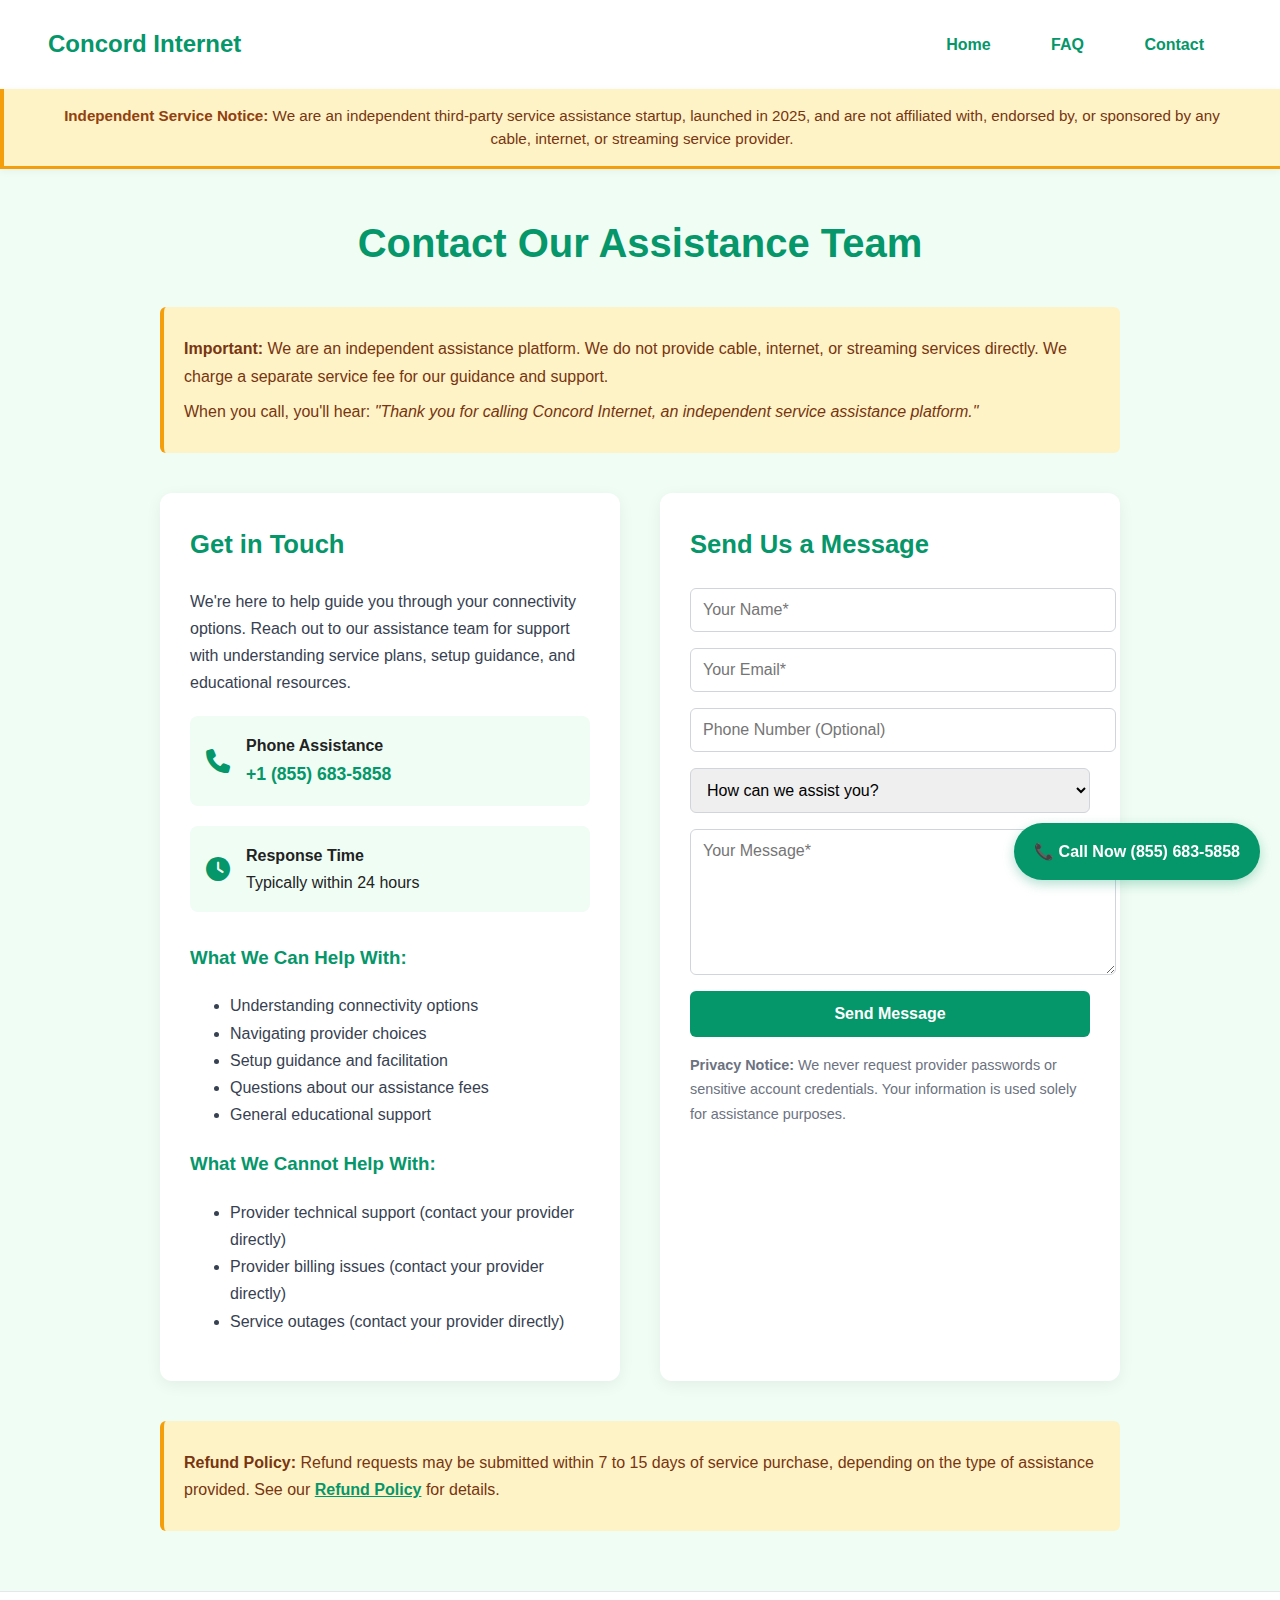
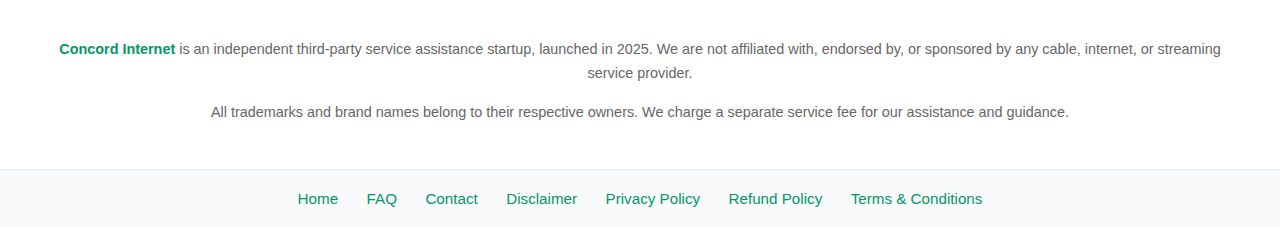
<file: contact.html>
<!DOCTYPE html>
<html lang="en">
<head>
  <meta charset="UTF-8" />
  <meta name="viewport" content="width=device-width, initial-scale=1.0"/>
  <title>Contact Us – Concord Internet</title>
  <link rel="stylesheet" href="style.css" />
  <link href="https://cdnjs.cloudflare.com/ajax/libs/font-awesome/6.4.0/css/all.min.css" rel="stylesheet" />
  <style>
    body {
      margin: 0;
      font-family: 'Inter', sans-serif;
      background-color: #f0fdf4;
      color: #222;
      line-height: 1.7;
    }

    header {
      background: #fff;
      padding: 24px 48px;
      display: flex;
      justify-content: space-between;
      align-items: center;
      box-shadow: 0 2px 16px rgba(0,0,0,0.04);
    }

    .logo {
      font-size: 1.5rem;
      font-weight: 700;
      color: #059669;
    }

    nav a {
      color: #059669;
      margin: 0 16px;
      text-decoration: none;
      font-weight: 600;
      border-radius: 6px;
      padding: 6px 12px;
      transition: background 0.2s;
    }

    nav a:hover {
      background: #dcfce7;
    }

    .disclosure-banner {
      background: #fef3c7;
      border-left: 4px solid #f59e0b;
      padding: 16px 48px;
      text-align: center;
    }

    .disclosure-banner p {
      margin: 0;
      font-size: 0.95rem;
      color: #78350f;
    }

    h1 {
      font-size: 2.5rem;
      margin-bottom: 20px;
      color: #059669;
      text-align: center;
      margin-top: 40px;
    }

    .container {
      max-width: 960px;
      margin: 40px auto;
      padding: 0 20px;
    }

    .contact-grid {
      display: grid;
      grid-template-columns: 1fr 1fr;
      gap: 40px;
      margin-top: 40px;
    }

    .contact-info {
      background: #fff;
      padding: 30px;
      border-radius: 12px;
      box-shadow: 0 4px 16px rgba(0,0,0,0.06);
    }

    .contact-info h2 {
      color: #059669;
      margin-top: 0;
      font-size: 1.6rem;
    }

    .contact-info p {
      color: #374151;
      margin-bottom: 16px;
    }

    .contact-method {
      display: flex;
      align-items: center;
      margin: 20px 0;
      padding: 16px;
      background: #f0fdf4;
      border-radius: 8px;
    }

    .contact-method i {
      font-size: 24px;
      color: #059669;
      margin-right: 16px;
    }

    .contact-method a {
      color: #059669;
      text-decoration: none;
      font-weight: 600;
      font-size: 1.1rem;
    }

    .contact-method a:hover {
      color: #047857;
    }

    .contact-form-section {
      background: #fff;
      padding: 30px;
      border-radius: 12px;
      box-shadow: 0 4px 16px rgba(0,0,0,0.06);
    }

    .contact-form-section h2 {
      color: #059669;
      margin-top: 0;
      font-size: 1.6rem;
    }

    .contact-form input,
    .contact-form textarea {
      width: 100%;
      padding: 12px;
      margin-bottom: 16px;
      border: 1px solid #d1d5db;
      border-radius: 6px;
      font-family: 'Inter', sans-serif;
      font-size: 1rem;
    }

    .contact-form input:focus,
    .contact-form textarea:focus {
      outline: none;
      border-color: #059669;
    }

    .contact-form textarea {
      min-height: 120px;
      resize: vertical;
    }

    .contact-form button {
      background: #059669;
      color: #fff;
      border: none;
      padding: 14px 32px;
      border-radius: 6px;
      font-size: 1rem;
      font-weight: 600;
      cursor: pointer;
      transition: background 0.3s;
    }

    .contact-form button:hover {
      background: #047857;
    }

    .notice-box {
      background: #fef3c7;
      border-left: 4px solid #f59e0b;
      padding: 20px;
      margin: 30px 0;
      border-radius: 6px;
    }

    .notice-box p {
      margin: 8px 0;
      color: #78350f;
    }

    footer {
      background-color: #fff;
      padding: 30px 40px;
      text-align: center;
      color: #666;
      font-size: 0.9rem;
      border-top: 1px solid #e5e7eb;
      margin-top: 60px;
    }

    footer strong {
      color: #059669;
    }

    .footer-links {
      background-color: #f9fafb;
      text-align: center;
      padding: 15px 10px;
      border-top: 1px solid #e5e7eb;
    }

    .footer-links a {
      color: #059669;
      text-decoration: none;
      margin: 0 12px;
      font-size: 0.95rem;
      transition: color 0.3s ease;
    }

    .footer-links a:hover {
      color: #047857;
    }

    @media (max-width: 768px) {
      .contact-grid {
        grid-template-columns: 1fr;
      }
    }

    /* Sticky Call Now Button */
    .sticky-call-button {
      position: fixed;
      bottom: 20px;
      right: 20px;
      background-color: #059669;
      color: white;
      text-decoration: none;
      padding: 15px 20px;
      border-radius: 50px;
      font-weight: 600;
      font-size: 1rem;
      box-shadow: 0 4px 12px rgba(5, 150, 105, 0.3);
      z-index: 1000;
      transition: background-color 0.3s, transform 0.3s;
    }

    .sticky-call-button:hover {
      background-color: #047857;
      transform: scale(1.05);
    }

    @media (max-width: 768px) {
      .sticky-call-button {
        bottom: 15px;
        right: 15px;
        padding: 12px 18px;
        font-size: 0.9rem;
      }
    }
  </style>
</head>
<body>
  <!-- Header -->
  <header>
    <div class="logo">Concord Internet</div>
    <nav>
      <a href="index.html">Home</a>
      <a href="faq.html">FAQ</a>
      <a href="contact.html">Contact</a>
    </nav>
  </header>

  <!-- Disclosure Banner -->
  <div class="disclosure-banner">
    <p><strong>Independent Service Notice:</strong> We are an independent third-party service assistance startup, launched in 2025, and are not affiliated with, endorsed by, or sponsored by any cable, internet, or streaming service provider.</p>
  </div>

  <div class="container">
    <h1>Contact Our Assistance Team</h1>

    <div class="notice-box">
      <p><strong>Important:</strong> We are an independent assistance platform. We do not provide cable, internet, or streaming services directly. We charge a separate service fee for our guidance and support.</p>
      <p>When you call, you'll hear: <em>"Thank you for calling Concord Internet, an independent service assistance platform."</em></p>
    </div>

    <div class="contact-grid">
      <div class="contact-info">
        <h2>Get in Touch</h2>
        <p>We're here to help guide you through your connectivity options. Reach out to our assistance team for support with understanding service plans, setup guidance, and educational resources.</p>
        
        <div class="contact-method">
          <i class="fas fa-phone"></i>
          <div>
            <strong>Phone Assistance</strong><br>
            <a href="tel:+18556835858">+1 (855) 683-5858</a>
          </div>
        </div>

        <div class="contact-method">
          <i class="fas fa-clock"></i>
          <div>
            <strong>Response Time</strong><br>
            Typically within 24 hours
          </div>
        </div>

        <h3 style="color: #059669; margin-top: 30px;">What We Can Help With:</h3>
        <ul style="color: #374151;">
          <li>Understanding connectivity options</li>
          <li>Navigating provider choices</li>
          <li>Setup guidance and facilitation</li>
          <li>Questions about our assistance fees</li>
          <li>General educational support</li>
        </ul>

        <h3 style="color: #059669; margin-top: 20px;">What We Cannot Help With:</h3>
        <ul style="color: #374151;">
          <li>Provider technical support (contact your provider directly)</li>
          <li>Provider billing issues (contact your provider directly)</li>
          <li>Service outages (contact your provider directly)</li>
        </ul>
      </div>

      <div class="contact-form-section">
        <h2>Send Us a Message</h2>
        <form class="contact-form">
          <input type="text" placeholder="Your Name*" required />
          <input type="email" placeholder="Your Email*" required />
          <input type="tel" placeholder="Phone Number (Optional)" />
          <select style="width: 100%; padding: 12px; margin-bottom: 16px; border: 1px solid #d1d5db; border-radius: 6px; font-family: 'Inter', sans-serif; font-size: 1rem;">
            <option>How can we assist you?</option>
            <option>General Inquiry</option>
            <option>Setup Guidance</option>
            <option>Service Fee Question</option>
            <option>Refund Request</option>
            <option>Other</option>
          </select>
          <textarea placeholder="Your Message*" required></textarea>
          <button type="submit">Send Message</button>
        </form>

        <p style="font-size: 0.9rem; color: #6b7280; margin-top: 16px;">
          <strong>Privacy Notice:</strong> We never request provider passwords or sensitive account credentials. Your information is used solely for assistance purposes.
        </p>
      </div>
    </div>

    <div class="notice-box" style="margin-top: 40px;">
      <p><strong>Refund Policy:</strong> Refund requests may be submitted within 7 to 15 days of service purchase, depending on the type of assistance provided. See our <a href="refund.html" style="color: #059669; font-weight: 600;">Refund Policy</a> for details.</p>
    </div>
  </div>

  <!-- Footer -->
  <footer>
    <p><strong>Concord Internet</strong> is an independent third-party service assistance startup, launched in 2025. We are not affiliated with, endorsed by, or sponsored by any cable, internet, or streaming service provider.</p>
    <p>All trademarks and brand names belong to their respective owners. We charge a separate service fee for our assistance and guidance.</p>
  </footer>
  <div class="footer-links">
    <a href="index.html">Home</a>
    <a href="faq.html">FAQ</a>
    <a href="contact.html">Contact</a>
    <a href="disclaimer.html">Disclaimer</a>
    <a href="privacy.html">Privacy Policy</a>
    <a href="refund.html">Refund Policy</a>
    <a href="terms.html">Terms & Conditions</a>
  </div>

  <!-- Sticky Call Now Button -->
  <a href="tel:+18556835858" class="sticky-call-button">📞 Call Now (855) 683-5858</a>
</body>
</html>
</file>
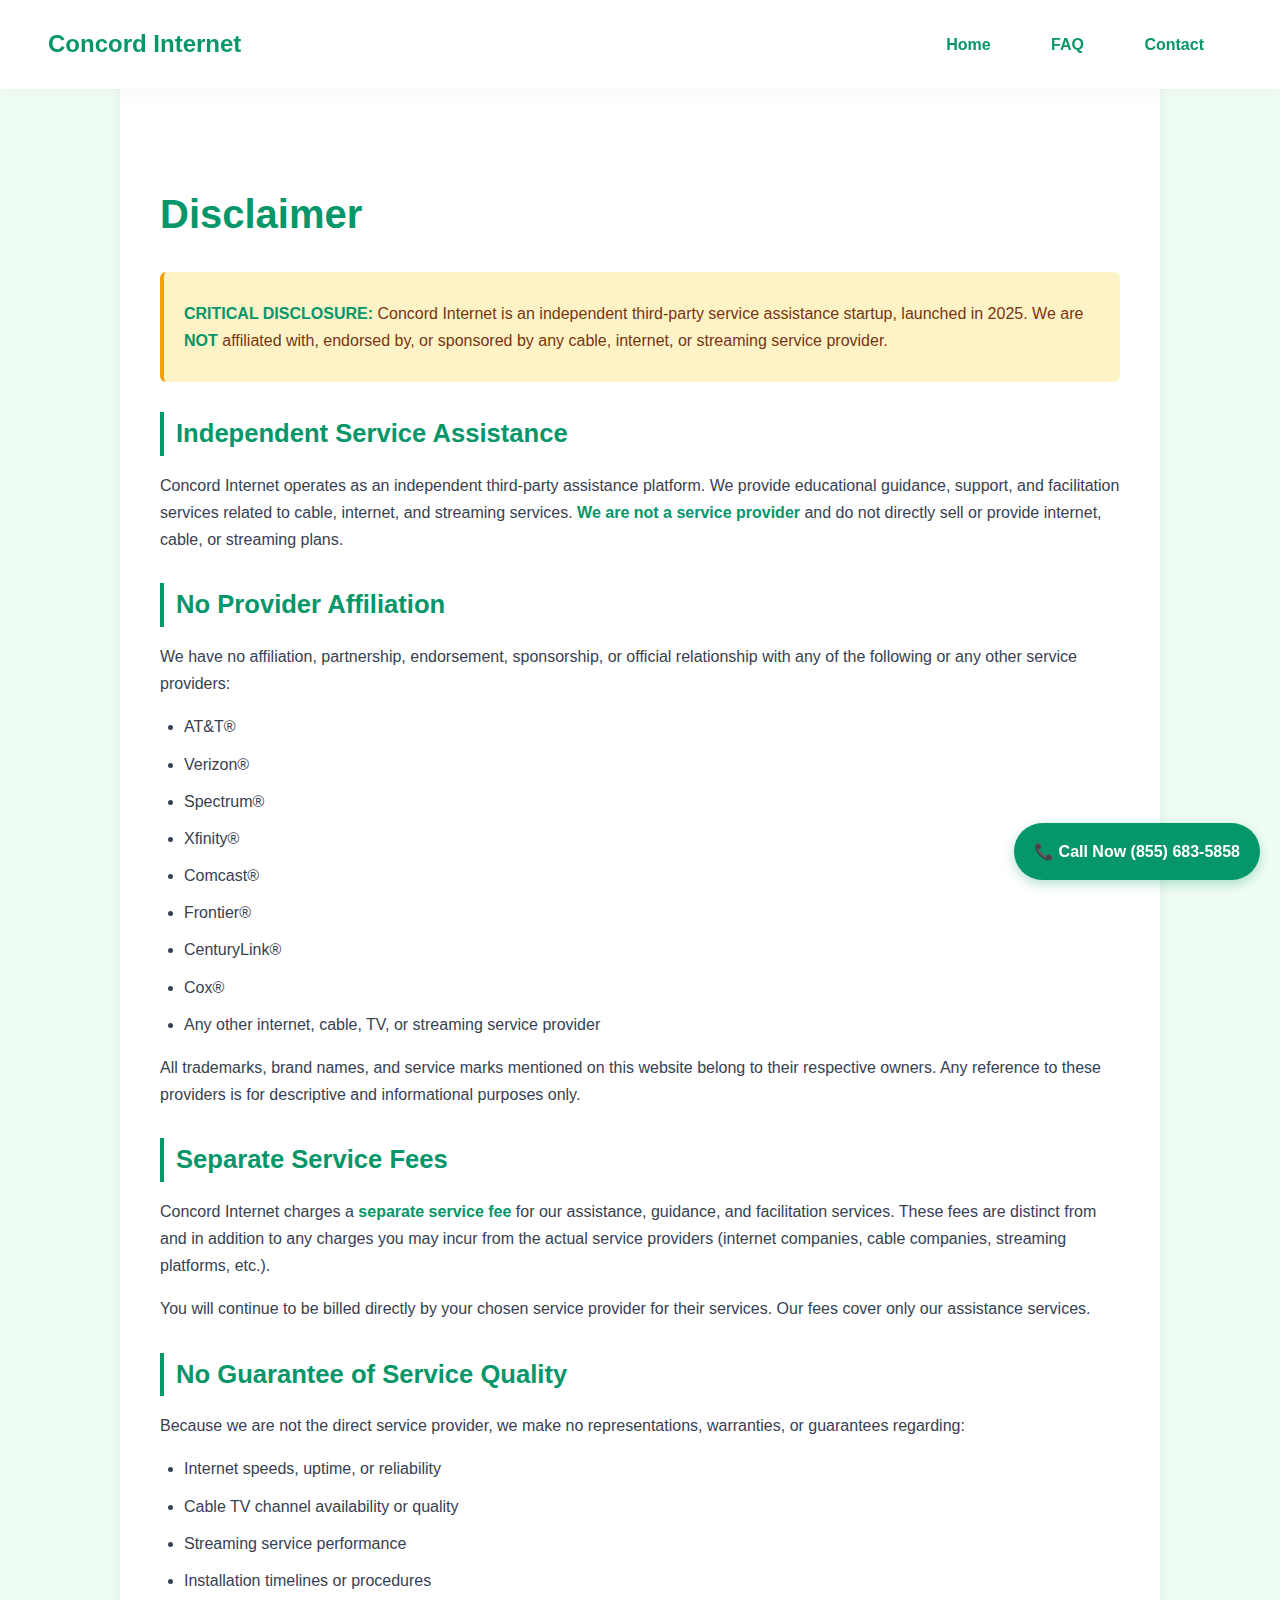
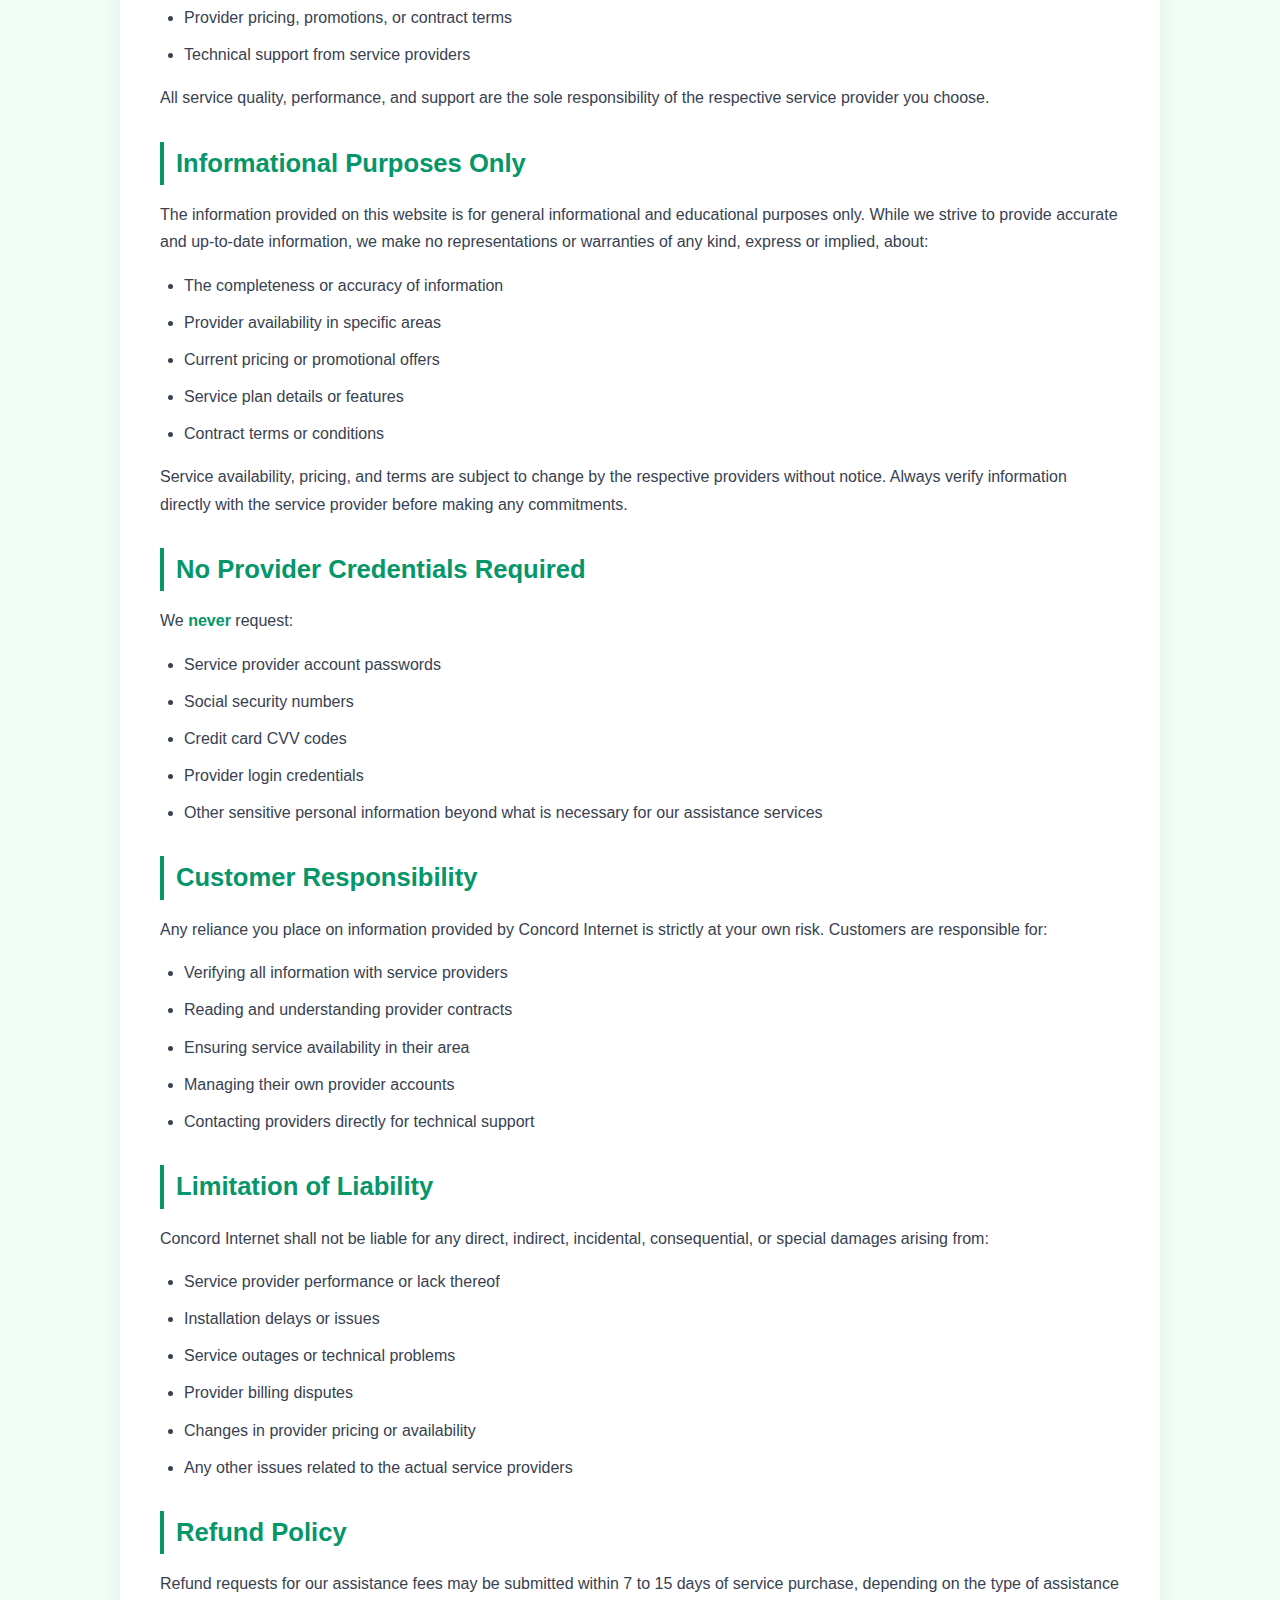
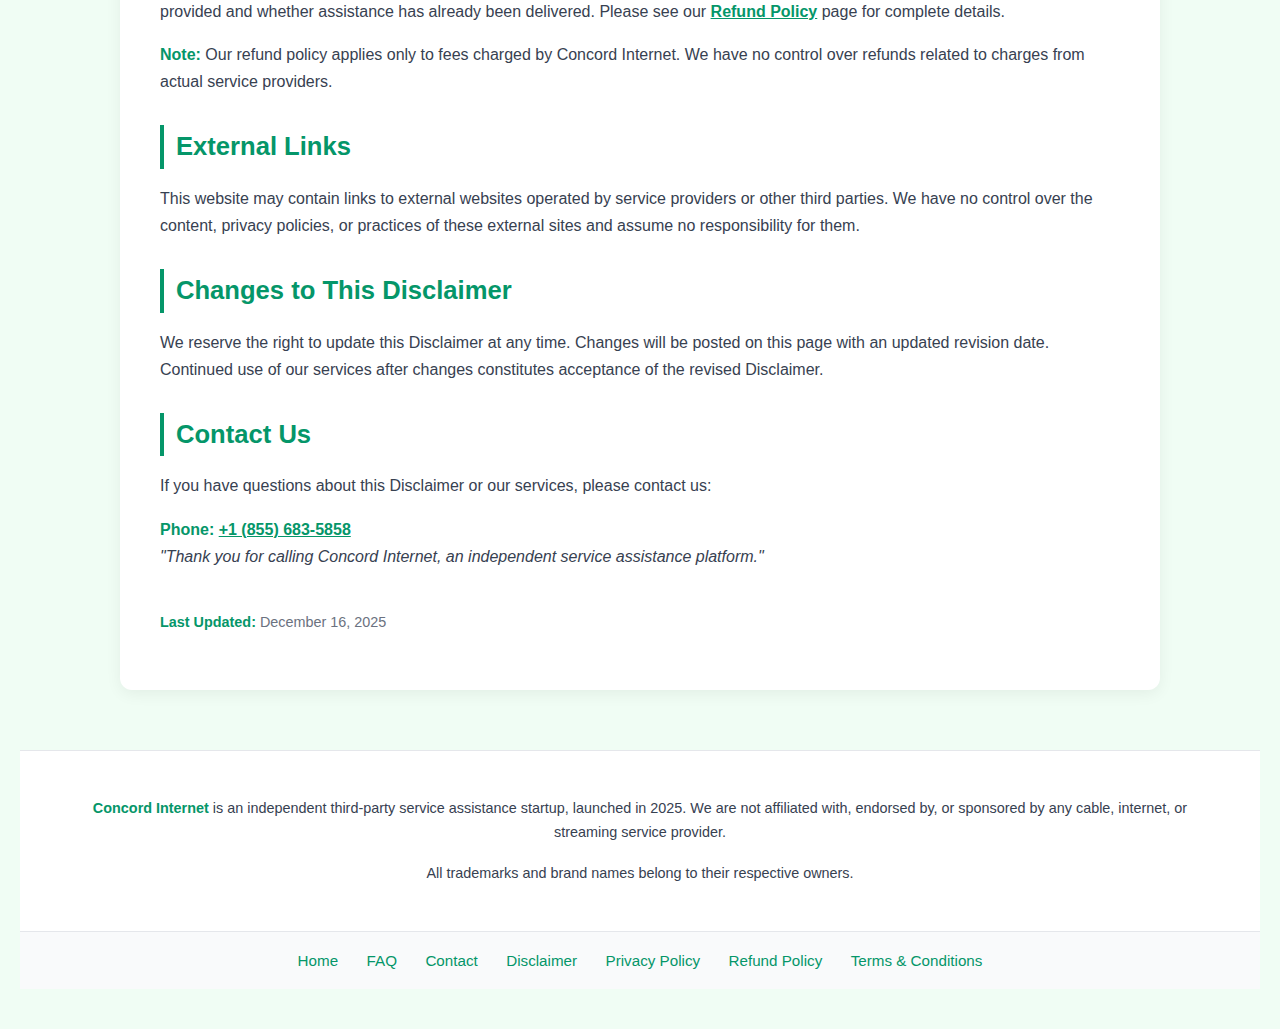
<file: disclaimer.html>
<!DOCTYPE html>
<html lang="en">
<head>
  <meta charset="UTF-8" />
  <meta name="viewport" content="width=device-width, initial-scale=1.0"/>
  <title>Disclaimer – Concord Internet</title>
  <style>
    body {
      margin: 0;
      font-family: 'Inter', sans-serif;
      background-color: #f0fdf4;
      color: #222;
      line-height: 1.7;
      padding: 40px 20px;
    }

    header {
      background: #fff;
      padding: 24px 48px;
      display: flex;
      justify-content: space-between;
      align-items: center;
      box-shadow: 0 2px 16px rgba(0,0,0,0.04);
      position: fixed;
      top: 0;
      left: 0;
      right: 0;
      z-index: 1000;
    }

    .logo {
      font-size: 1.5rem;
      font-weight: 700;
      color: #059669;
    }

    nav a {
      color: #059669;
      margin: 0 16px;
      text-decoration: none;
      font-weight: 600;
      border-radius: 6px;
      padding: 6px 12px;
      transition: background 0.2s;
    }

    nav a:hover {
      background: #dcfce7;
    }

    h1, h2 {
      color: #059669;
    }

    h1 {
      font-size: 2.5rem;
      margin-bottom: 20px;
      margin-top: 100px;
    }

    h2 {
      font-size: 1.6rem;
      margin-top: 30px;
      margin-bottom: 12px;
      border-left: 4px solid #059669;
      padding-left: 12px;
    }

    .container {
      max-width: 960px;
      margin: auto;
      background: #fff;
      padding: 40px;
      border-radius: 12px;
      box-shadow: 0 4px 16px rgba(0,0,0,0.06);
    }

    p {
      margin-bottom: 16px;
      color: #374151;
    }

    strong {
      color: #059669;
    }

    .highlight-box {
      background: #fef3c7;
      border-left: 4px solid #f59e0b;
      padding: 20px;
      margin: 24px 0;
      border-radius: 6px;
    }

    .highlight-box p {
      margin: 8px 0;
      color: #78350f;
    }

    ul {
      color: #374151;
      padding-left: 24px;
      margin: 16px 0;
    }

    ul li {
      margin-bottom: 10px;
    }

    footer {
      background-color: #fff;
      padding: 30px 40px;
      text-align: center;
      color: #666;
      font-size: 0.9rem;
      border-top: 1px solid #e5e7eb;
      margin-top: 60px;
    }

    footer strong {
      color: #059669;
    }

    .footer-links {
      background-color: #f9fafb;
      text-align: center;
      padding: 15px 10px;
      border-top: 1px solid #e5e7eb;
    }

    .footer-links a {
      color: #059669;
      text-decoration: none;
      margin: 0 12px;
      font-size: 0.95rem;
      transition: color 0.3s ease;
    }

    .footer-links a:hover {
      color: #047857;
    }

    /* Sticky Call Now Button */
    .sticky-call-button {
      position: fixed;
      bottom: 20px;
      right: 20px;
      background-color: #059669;
      color: white;
      text-decoration: none;
      padding: 15px 20px;
      border-radius: 50px;
      font-weight: 600;
      font-size: 1rem;
      box-shadow: 0 4px 12px rgba(5, 150, 105, 0.3);
      z-index: 1000;
      transition: background-color 0.3s, transform 0.3s;
    }

    .sticky-call-button:hover {
      background-color: #047857;
      transform: scale(1.05);
    }

    @media (max-width: 768px) {
      .sticky-call-button {
        bottom: 15px;
        right: 15px;
        padding: 12px 18px;
        font-size: 0.9rem;
      }
    }
  </style>
</head>
<body>
  <!-- Header -->
  <header>
    <div class="logo">Concord Internet</div>
    <nav>
      <a href="index.html">Home</a>
      <a href="faq.html">FAQ</a>
      <a href="contact.html">Contact</a>
    </nav>
  </header>

  <div class="container">
    <h1>Disclaimer</h1>

    <div class="highlight-box">
      <p><strong>CRITICAL DISCLOSURE:</strong> Concord Internet is an independent third-party service assistance startup, launched in 2025. We are <strong>NOT</strong> affiliated with, endorsed by, or sponsored by any cable, internet, or streaming service provider.</p>
    </div>

    <h2>Independent Service Assistance</h2>
    <p>
      Concord Internet operates as an independent third-party assistance platform. We provide educational guidance, support, and facilitation services related to cable, internet, and streaming services. <strong>We are not a service provider</strong> and do not directly sell or provide internet, cable, or streaming plans.
    </p>

    <h2>No Provider Affiliation</h2>
    <p>
      We have no affiliation, partnership, endorsement, sponsorship, or official relationship with any of the following or any other service providers:
    </p>
    <ul>
      <li>AT&T®</li>
      <li>Verizon®</li>
      <li>Spectrum®</li>
      <li>Xfinity®</li>
      <li>Comcast®</li>
      <li>Frontier®</li>
      <li>CenturyLink®</li>
      <li>Cox®</li>
      <li>Any other internet, cable, TV, or streaming service provider</li>
    </ul>
    <p>
      All trademarks, brand names, and service marks mentioned on this website belong to their respective owners. Any reference to these providers is for descriptive and informational purposes only.
    </p>

    <h2>Separate Service Fees</h2>
    <p>
      Concord Internet charges a <strong>separate service fee</strong> for our assistance, guidance, and facilitation services. These fees are distinct from and in addition to any charges you may incur from the actual service providers (internet companies, cable companies, streaming platforms, etc.).
    </p>
    <p>
      You will continue to be billed directly by your chosen service provider for their services. Our fees cover only our assistance services.
    </p>

    <h2>No Guarantee of Service Quality</h2>
    <p>
      Because we are not the direct service provider, we make no representations, warranties, or guarantees regarding:
    </p>
    <ul>
      <li>Internet speeds, uptime, or reliability</li>
      <li>Cable TV channel availability or quality</li>
      <li>Streaming service performance</li>
      <li>Installation timelines or procedures</li>
      <li>Provider pricing, promotions, or contract terms</li>
      <li>Technical support from service providers</li>
    </ul>
    <p>
      All service quality, performance, and support are the sole responsibility of the respective service provider you choose.
    </p>

    <h2>Informational Purposes Only</h2>
    <p>
      The information provided on this website is for general informational and educational purposes only. While we strive to provide accurate and up-to-date information, we make no representations or warranties of any kind, express or implied, about:
    </p>
    <ul>
      <li>The completeness or accuracy of information</li>
      <li>Provider availability in specific areas</li>
      <li>Current pricing or promotional offers</li>
      <li>Service plan details or features</li>
      <li>Contract terms or conditions</li>
    </ul>
    <p>
      Service availability, pricing, and terms are subject to change by the respective providers without notice. Always verify information directly with the service provider before making any commitments.
    </p>

    <h2>No Provider Credentials Required</h2>
    <p>
      We <strong>never</strong> request:
    </p>
    <ul>
      <li>Service provider account passwords</li>
      <li>Social security numbers</li>
      <li>Credit card CVV codes</li>
      <li>Provider login credentials</li>
      <li>Other sensitive personal information beyond what is necessary for our assistance services</li>
    </ul>

    <h2>Customer Responsibility</h2>
    <p>
      Any reliance you place on information provided by Concord Internet is strictly at your own risk. Customers are responsible for:
    </p>
    <ul>
      <li>Verifying all information with service providers</li>
      <li>Reading and understanding provider contracts</li>
      <li>Ensuring service availability in their area</li>
      <li>Managing their own provider accounts</li>
      <li>Contacting providers directly for technical support</li>
    </ul>

    <h2>Limitation of Liability</h2>
    <p>
      Concord Internet shall not be liable for any direct, indirect, incidental, consequential, or special damages arising from:
    </p>
    <ul>
      <li>Service provider performance or lack thereof</li>
      <li>Installation delays or issues</li>
      <li>Service outages or technical problems</li>
      <li>Provider billing disputes</li>
      <li>Changes in provider pricing or availability</li>
      <li>Any other issues related to the actual service providers</li>
    </ul>

    <h2>Refund Policy</h2>
    <p>
      Refund requests for our assistance fees may be submitted within 7 to 15 days of service purchase, depending on the type of assistance provided and whether assistance has already been delivered. Please see our <a href="refund.html" style="color: #059669; font-weight: 600;">Refund Policy</a> page for complete details.
    </p>
    <p>
      <strong>Note:</strong> Our refund policy applies only to fees charged by Concord Internet. We have no control over refunds related to charges from actual service providers.
    </p>

    <h2>External Links</h2>
    <p>
      This website may contain links to external websites operated by service providers or other third parties. We have no control over the content, privacy policies, or practices of these external sites and assume no responsibility for them.
    </p>

    <h2>Changes to This Disclaimer</h2>
    <p>
      We reserve the right to update this Disclaimer at any time. Changes will be posted on this page with an updated revision date. Continued use of our services after changes constitutes acceptance of the revised Disclaimer.
    </p>

    <h2>Contact Us</h2>
    <p>
      If you have questions about this Disclaimer or our services, please contact us:
    </p>
    <p>
      <strong>Phone:</strong> <a href="tel:+18556835858" style="color: #059669; font-weight: 600;">+1 (855) 683-5858</a><br>
      <em>"Thank you for calling Concord Internet, an independent service assistance platform."</em>
    </p>

    <p style="margin-top: 40px; font-size: 0.9rem; color: #6b7280;">
      <strong>Last Updated:</strong> December 16, 2025
    </p>
  </div>

  <!-- Footer -->
  <footer>
    <p><strong>Concord Internet</strong> is an independent third-party service assistance startup, launched in 2025. We are not affiliated with, endorsed by, or sponsored by any cable, internet, or streaming service provider.</p>
    <p>All trademarks and brand names belong to their respective owners.</p>
  </footer>
  <div class="footer-links">
    <a href="index.html">Home</a>
    <a href="faq.html">FAQ</a>
    <a href="contact.html">Contact</a>
    <a href="disclaimer.html">Disclaimer</a>
    <a href="privacy.html">Privacy Policy</a>
    <a href="refund.html">Refund Policy</a>
    <a href="terms.html">Terms & Conditions</a>
  </div>

  <!-- Sticky Call Now Button -->
  <a href="tel:+18556835858" class="sticky-call-button">📞 Call Now (855) 683-5858</a>
</body>
</html>
</file>
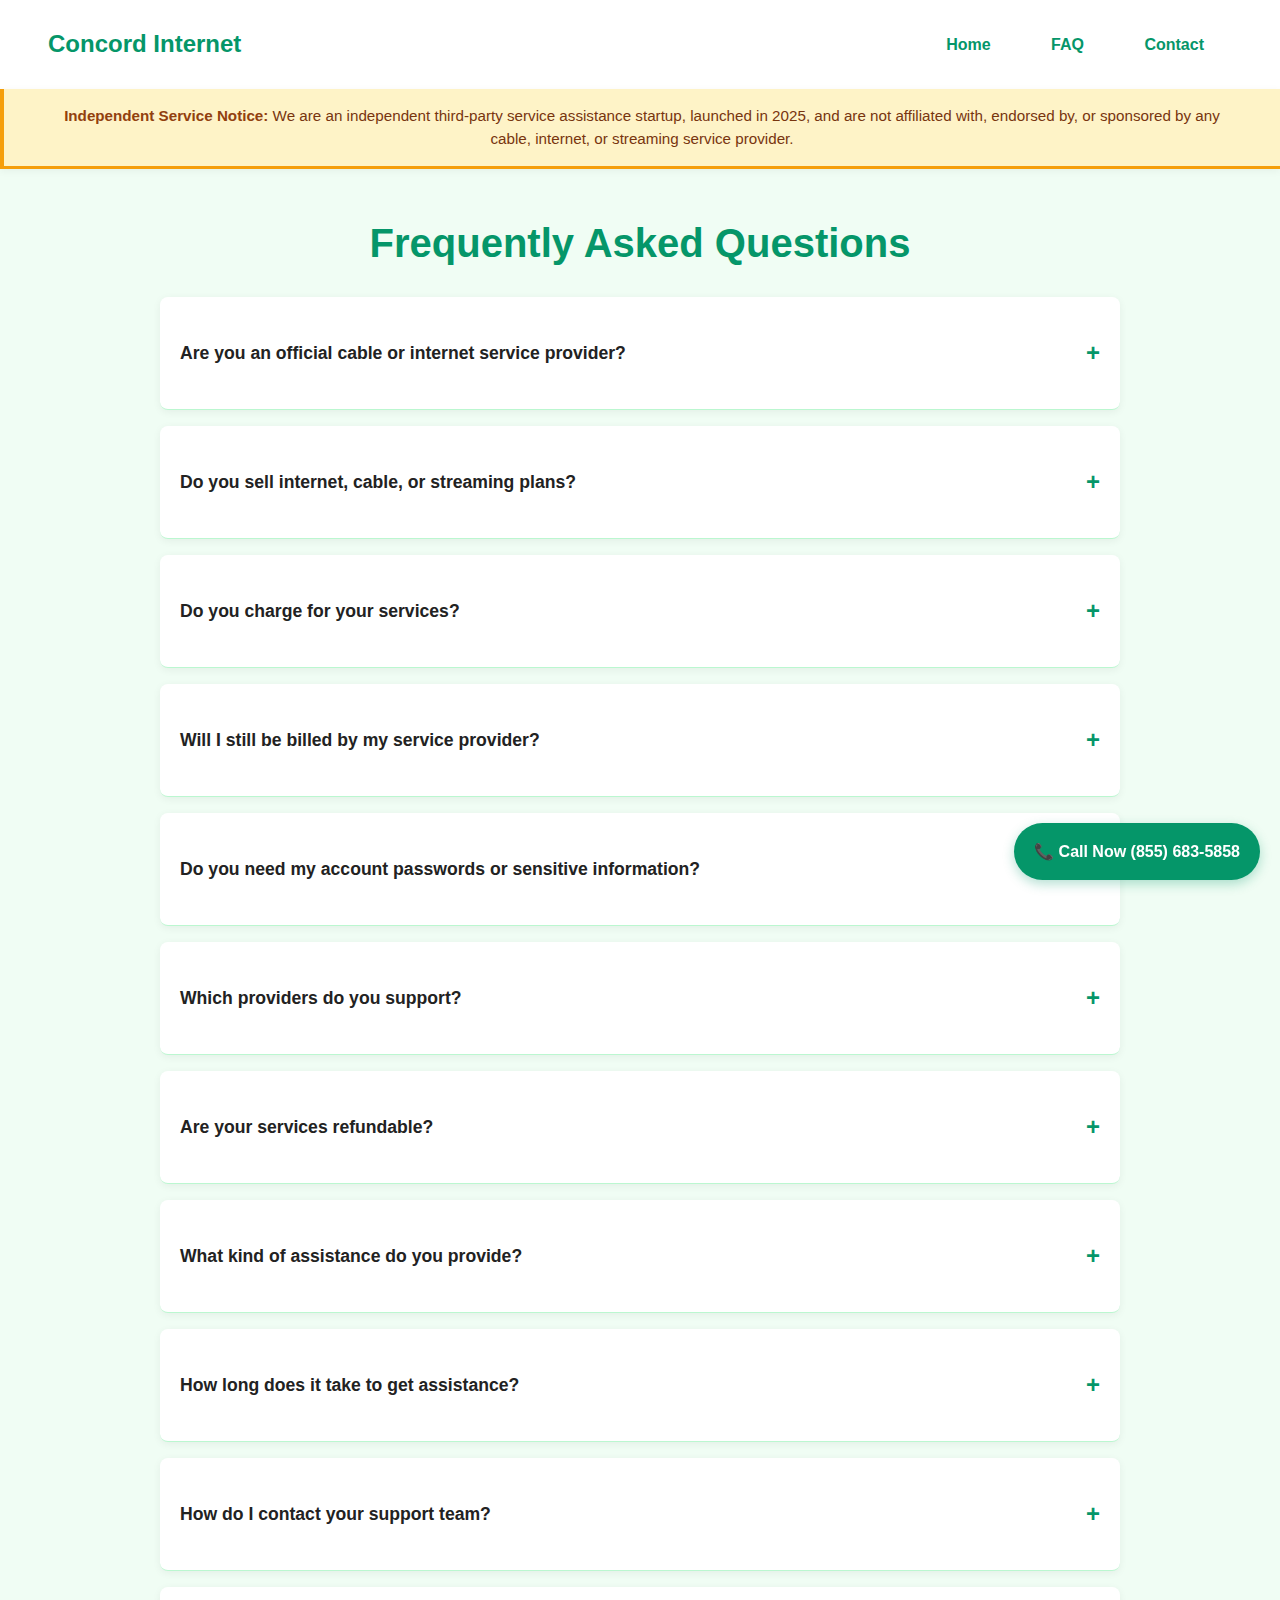
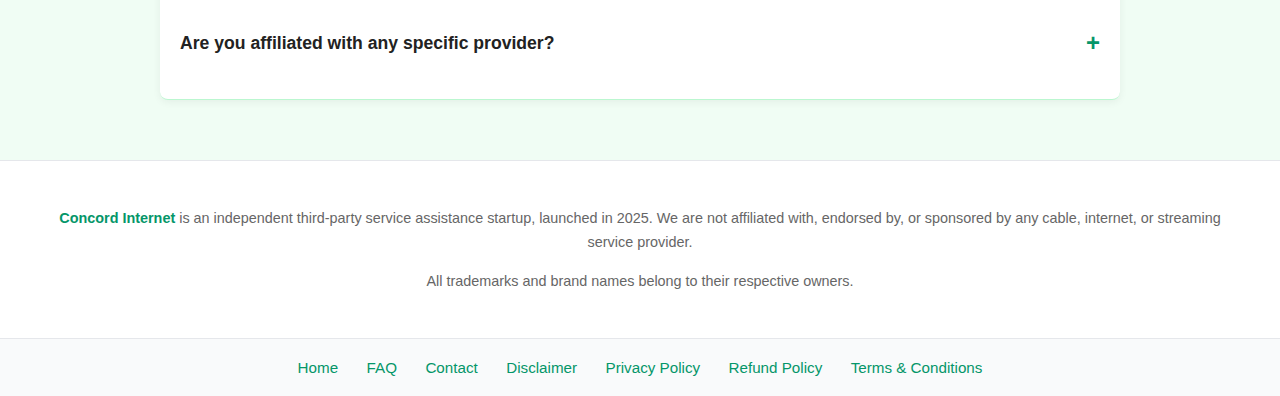
<file: faq.html>
<!DOCTYPE html>
<html lang="en">
<head>
  <meta charset="UTF-8" />
  <meta name="viewport" content="width=device-width, initial-scale=1.0"/>
  <title>FAQ – Concord Internet</title>
  <link rel="stylesheet" href="style.css" />
  <style>
    body {
      margin: 0;
      font-family: 'Inter', sans-serif;
      background-color: #f0fdf4;
      color: #222;
      line-height: 1.7;
    }

    header {
      background: #fff;
      padding: 24px 48px;
      display: flex;
      justify-content: space-between;
      align-items: center;
      box-shadow: 0 2px 16px rgba(0,0,0,0.04);
    }

    .logo {
      font-size: 1.5rem;
      font-weight: 700;
      color: #059669;
    }

    nav a {
      color: #059669;
      margin: 0 16px;
      text-decoration: none;
      font-weight: 600;
      border-radius: 6px;
      padding: 6px 12px;
      transition: background 0.2s;
    }

    nav a:hover {
      background: #dcfce7;
    }

    .disclosure-banner {
      background: #fef3c7;
      border-left: 4px solid #f59e0b;
      padding: 16px 48px;
      text-align: center;
    }

    .disclosure-banner p {
      margin: 0;
      font-size: 0.95rem;
      color: #78350f;
    }

    h1 {
      font-size: 2.5rem;
      margin-bottom: 20px;
      color: #059669;
      text-align: center;
      margin-top: 40px;
    }

    .container {
      max-width: 960px;
      margin: 40px auto;
      padding: 0 20px;
    }

    .faq-item {
      background: #fff;
      border-radius: 8px;
      margin-bottom: 16px;
      box-shadow: 0 2px 8px rgba(0,0,0,0.06);
      overflow: hidden;
    }

    .faq-question {
      width: 100%;
      text-align: left;
      background: #fff;
      border: none;
      padding: 20px;
      font-size: 1.1rem;
      font-weight: 600;
      color: #222;
      cursor: pointer;
      display: flex;
      justify-content: space-between;
      align-items: center;
      transition: background 0.2s;
    }

    .faq-question:hover {
      background: #f0fdf4;
    }

    .faq-answer {
      max-height: 0;
      overflow: hidden;
      transition: max-height 0.3s ease;
      padding: 0 20px;
    }

    .faq-answer.open {
      max-height: 1000px;
      padding: 20px;
    }

    .faq-answer p, .faq-answer ul {
      margin: 10px 0;
      color: #374151;
    }

    .icon {
      font-size: 1.5rem;
      color: #059669;
      font-weight: bold;
    }

    footer {
      background-color: #fff;
      padding: 30px 40px;
      text-align: center;
      color: #666;
      font-size: 0.9rem;
      border-top: 1px solid #e5e7eb;
      margin-top: 60px;
    }

    footer strong {
      color: #059669;
    }

    .footer-links {
      background-color: #f9fafb;
      text-align: center;
      padding: 15px 10px;
      border-top: 1px solid #e5e7eb;
    }

    .footer-links a {
      color: #059669;
      text-decoration: none;
      margin: 0 12px;
      font-size: 0.95rem;
      transition: color 0.3s ease;
    }

    .footer-links a:hover {
      color: #047857;
    }

    /* Sticky Call Now Button */
    .sticky-call-button {
      position: fixed;
      bottom: 20px;
      right: 20px;
      background-color: #059669;
      color: white;
      text-decoration: none;
      padding: 15px 20px;
      border-radius: 50px;
      font-weight: 600;
      font-size: 1rem;
      box-shadow: 0 4px 12px rgba(5, 150, 105, 0.3);
      z-index: 1000;
      transition: background-color 0.3s, transform 0.3s;
    }

    .sticky-call-button:hover {
      background-color: #047857;
      transform: scale(1.05);
    }

    @media (max-width: 768px) {
      .sticky-call-button {
        bottom: 15px;
        right: 15px;
        padding: 12px 18px;
        font-size: 0.9rem;
      }
    }
  </style>
</head>
<body>
  <!-- Header -->
  <header>
    <div class="logo">Concord Internet</div>
    <nav>
      <a href="index.html">Home</a>
      <a href="faq.html">FAQ</a>
      <a href="contact.html">Contact</a>
    </nav>
  </header>

  <!-- Disclosure Banner -->
  <div class="disclosure-banner">
    <p><strong>Independent Service Notice:</strong> We are an independent third-party service assistance startup, launched in 2025, and are not affiliated with, endorsed by, or sponsored by any cable, internet, or streaming service provider.</p>
  </div>

  <div class="container">
    <h1>Frequently Asked Questions</h1>

    <div class="faq-item">
      <button class="faq-question">Are you an official cable or internet service provider?<span class="icon">+</span></button>
      <div class="faq-answer">
        <p>No. We are an independent third-party assistance platform. We do not provide cable, internet, or streaming services directly. Instead, we assist customers in understanding and navigating service options from various providers. We are not affiliated with any service provider.</p>
      </div>
    </div>

    <div class="faq-item">
      <button class="faq-question">Do you sell internet, cable, or streaming plans?<span class="icon">+</span></button>
      <div class="faq-answer">
        <p>No. We provide guidance and assistance only. We help educate you about available options in your area and facilitate your setup decisions, but we do not sell service plans. You will subscribe directly with your chosen provider, and they will bill you for their services.</p>
      </div>
    </div>

    <div class="faq-item">
      <button class="faq-question">Do you charge for your services?<span class="icon">+</span></button>
      <div class="faq-answer">
        <p>Yes. Our service fees are separate from provider charges. We charge for our assistance, guidance, and facilitation services. These fees cover our time in helping you understand options, navigate setup procedures, compare available services, and provide educational support throughout the process.</p>
      </div>
    </div>

    <div class="faq-item">
      <button class="faq-question">Will I still be billed by my service provider?<span class="icon">+</span></button>
      <div class="faq-answer">
        <p>Yes. Provider billing remains unchanged. When you subscribe to a service through your chosen provider, you will be billed directly by that provider for their services (internet, cable, streaming, etc.). Our fees are separate and cover only our assistance and guidance services.</p>
      </div>
    </div>

    <div class="faq-item">
      <button class="faq-question">Do you need my account passwords or sensitive information?<span class="icon">+</span></button>
      <div class="faq-answer">
        <p>No. We never request provider passwords, social security numbers, or sensitive account credentials. We provide guidance and support without needing access to your existing provider accounts. You maintain full control of your account security.</p>
      </div>
    </div>

    <div class="faq-item">
      <button class="faq-question">Which providers do you support?<span class="icon">+</span></button>
      <div class="faq-answer">
        <p>We may reference multiple providers for informational and guidance purposes only. This includes companies such as AT&T®, Verizon®, Spectrum®, Xfinity®, Frontier®, CenturyLink®, Cox®, and many others. We have no affiliation, partnership, or endorsement relationship with any of these providers. All trademarks and brand names belong to their respective owners.</p>
      </div>
    </div>

    <div class="faq-item">
      <button class="faq-question">Are your services refundable?<span class="icon">+</span></button>
      <div class="faq-answer">
        <p>Yes. Refund requests may be submitted within 7 to 15 days of service purchase, depending on the type of assistance provided and whether assistance has already been delivered. Eligibility is subject to the specific circumstances of your request. Please review our Refund Policy page for complete eligibility details and submission procedures.</p>
      </div>
    </div>

    <div class="faq-item">
      <button class="faq-question">What kind of assistance do you provide?<span class="icon">+</span></button>
      <div class="faq-answer">
        <p>We provide educational guidance on connectivity options, help you understand different service plans, facilitate communication between you and providers, assist with setup questions, and support you in making informed decisions about cable, internet, and streaming services. We act as an independent resource to help simplify the process.</p>
      </div>
    </div>

    <div class="faq-item">
      <button class="faq-question">How long does it take to get assistance?<span class="icon">+</span></button>
      <div class="faq-answer">
        <p>Response times vary depending on the type of assistance requested. For general questions and guidance, we typically respond within 24 hours. For setup assistance and facilitation services, timelines depend on provider availability and your specific situation. We strive to provide timely support for all requests.</p>
      </div>
    </div>

    <div class="faq-item">
      <button class="faq-question">How do I contact your support team?<span class="icon">+</span></button>
      <div class="faq-answer">
        <p>You can reach our assistance team by phone at +1 (855) 683-5858 or through our contact form on the website. When calling, you'll hear: "Thank you for calling Concord Internet, an independent service assistance platform." Our team is here to answer your questions and provide guidance.</p>
      </div>
    </div>

    <div class="faq-item">
      <button class="faq-question">Are you affiliated with any specific provider?<span class="icon">+</span></button>
      <div class="faq-answer">
        <p>No. We are completely independent and have no affiliation, endorsement, sponsorship, or partnership with any cable, internet, or streaming service provider. This independence allows us to provide unbiased guidance based on your specific needs rather than promoting any particular company.</p>
      </div>
    </div>

  </div>

  <script>
    const faqItems = document.querySelectorAll(".faq-item");

    faqItems.forEach((item) => {
      const question = item.querySelector(".faq-question");
      const answer = item.querySelector(".faq-answer");
      const icon = question.querySelector(".icon");

      question.addEventListener("click", () => {
        const isOpen = answer.classList.contains("open");

        // Close all
        document.querySelectorAll(".faq-answer").forEach((el) => {
          el.classList.remove("open");
        });
        document.querySelectorAll(".faq-question .icon").forEach((i) => {
          i.textContent = "+";
        });

        // Toggle current
        if (!isOpen) {
          answer.classList.add("open");
          icon.textContent = "−";
        } else {
          answer.classList.remove("open");
          icon.textContent = "+";
        }
      });
    });
  </script>

  <!-- Footer -->
  <footer>
    <p><strong>Concord Internet</strong> is an independent third-party service assistance startup, launched in 2025. We are not affiliated with, endorsed by, or sponsored by any cable, internet, or streaming service provider.</p>
    <p>All trademarks and brand names belong to their respective owners.</p>
  </footer>
  <div class="footer-links">
    <a href="index.html">Home</a>
    <a href="faq.html">FAQ</a>
    <a href="contact.html">Contact</a>
    <a href="disclaimer.html">Disclaimer</a>
    <a href="privacy.html">Privacy Policy</a>
    <a href="refund.html">Refund Policy</a>
    <a href="terms.html">Terms & Conditions</a>
  </div>

  <!-- Sticky Call Now Button -->
  <a href="tel:+18556835858" class="sticky-call-button">📞 Call Now (855) 683-5858</a>
</body>
</html>
</file>
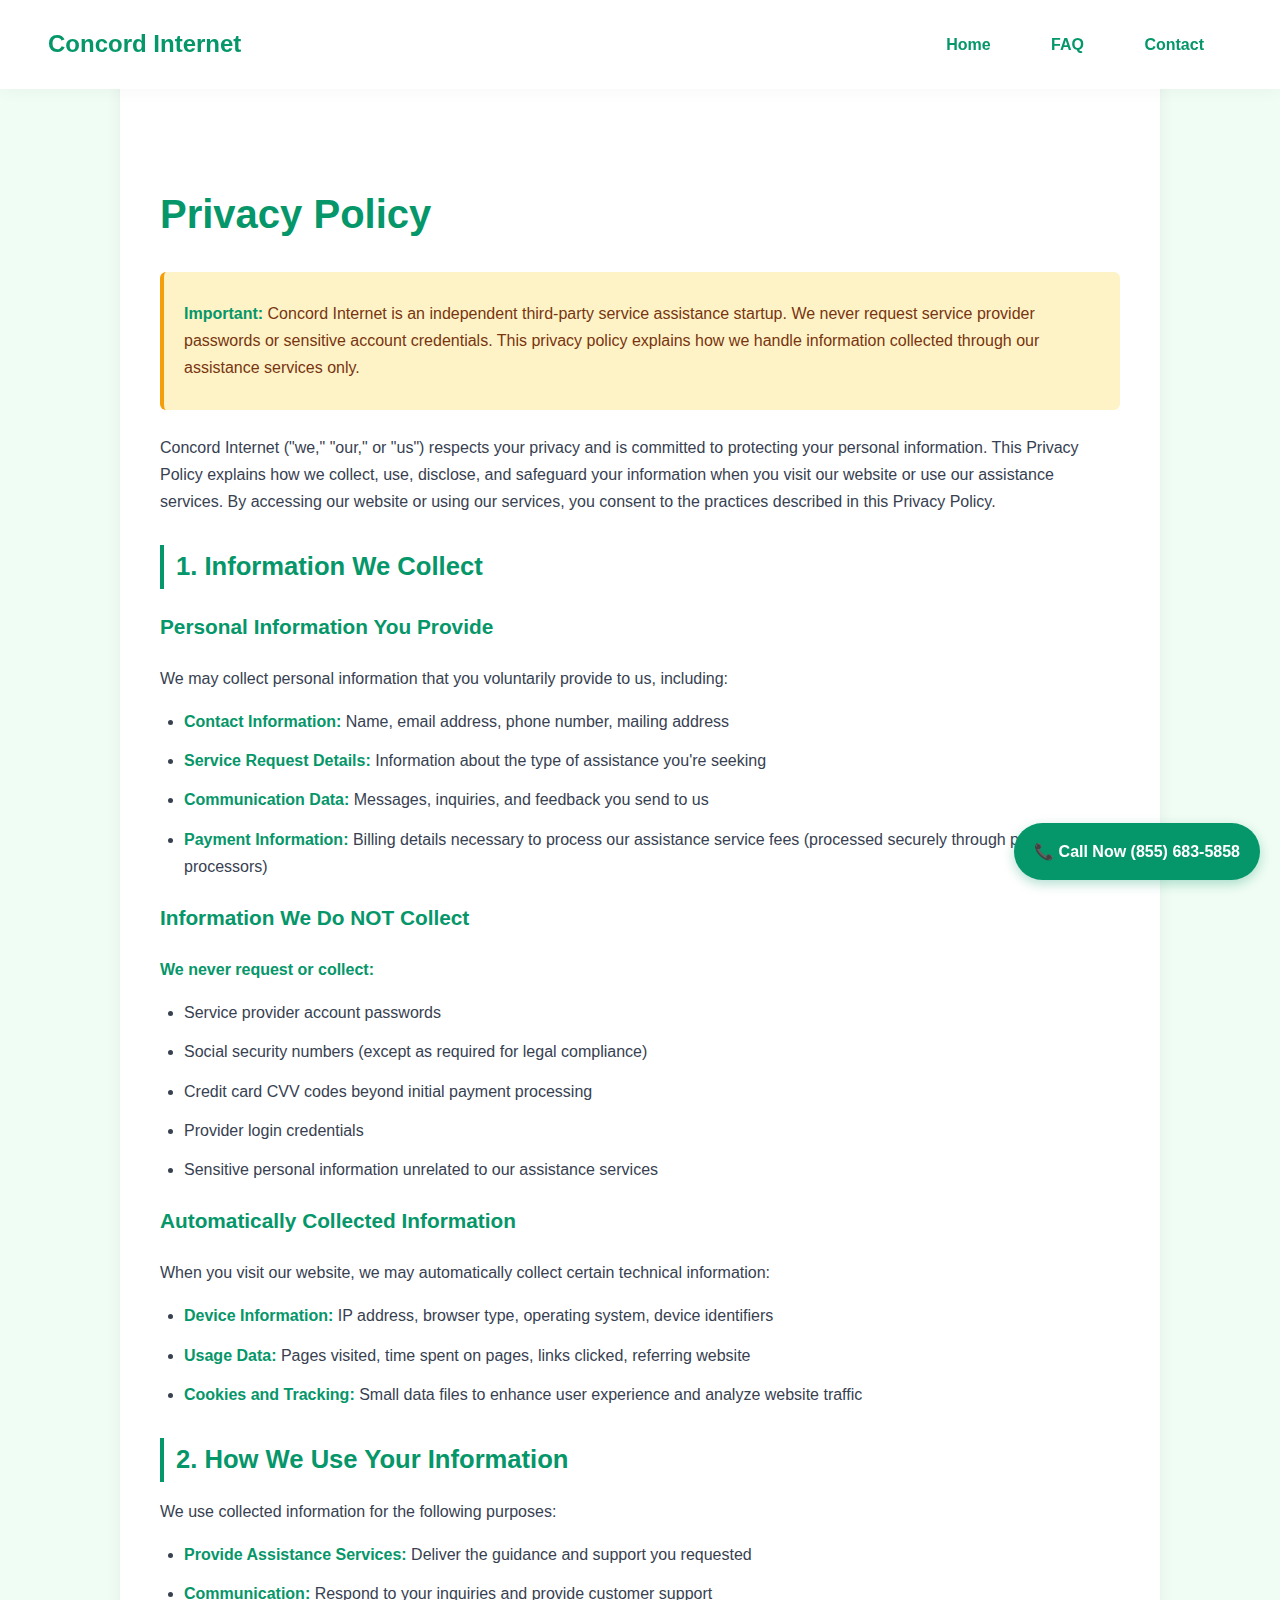
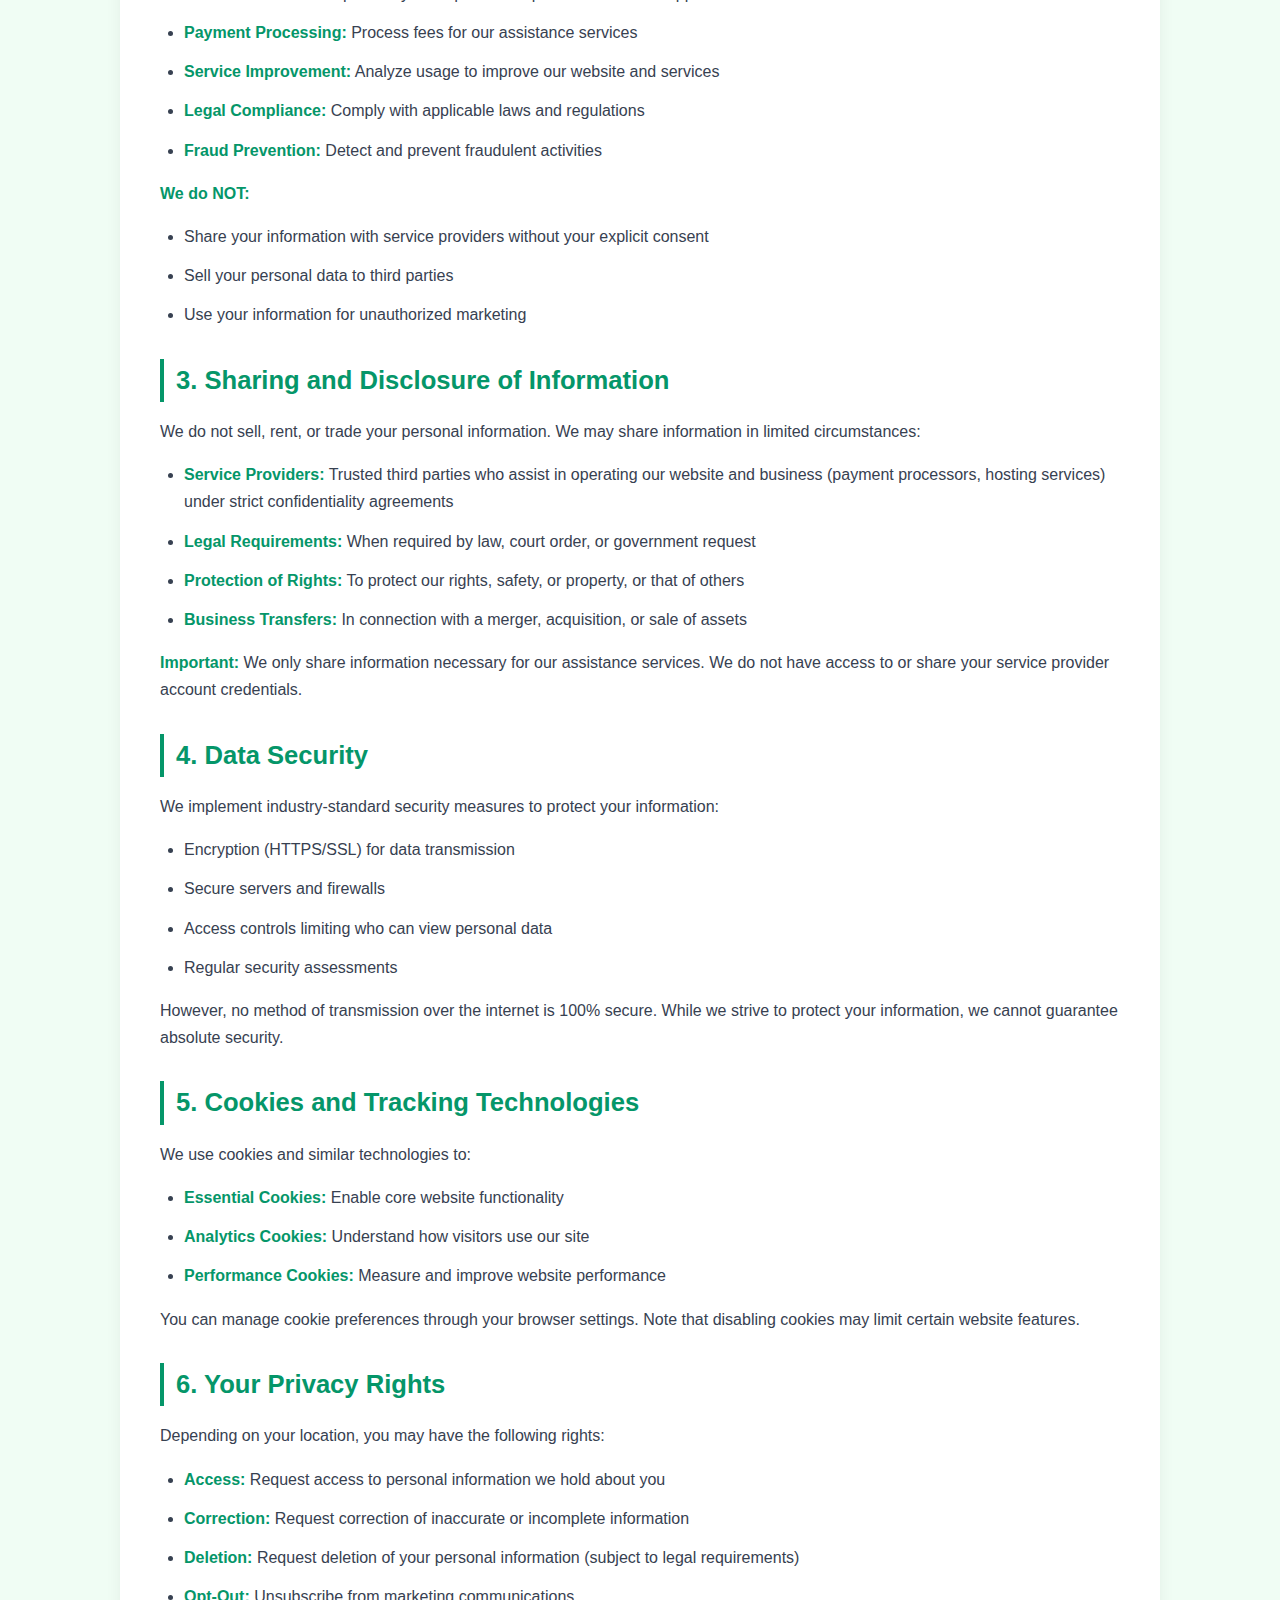
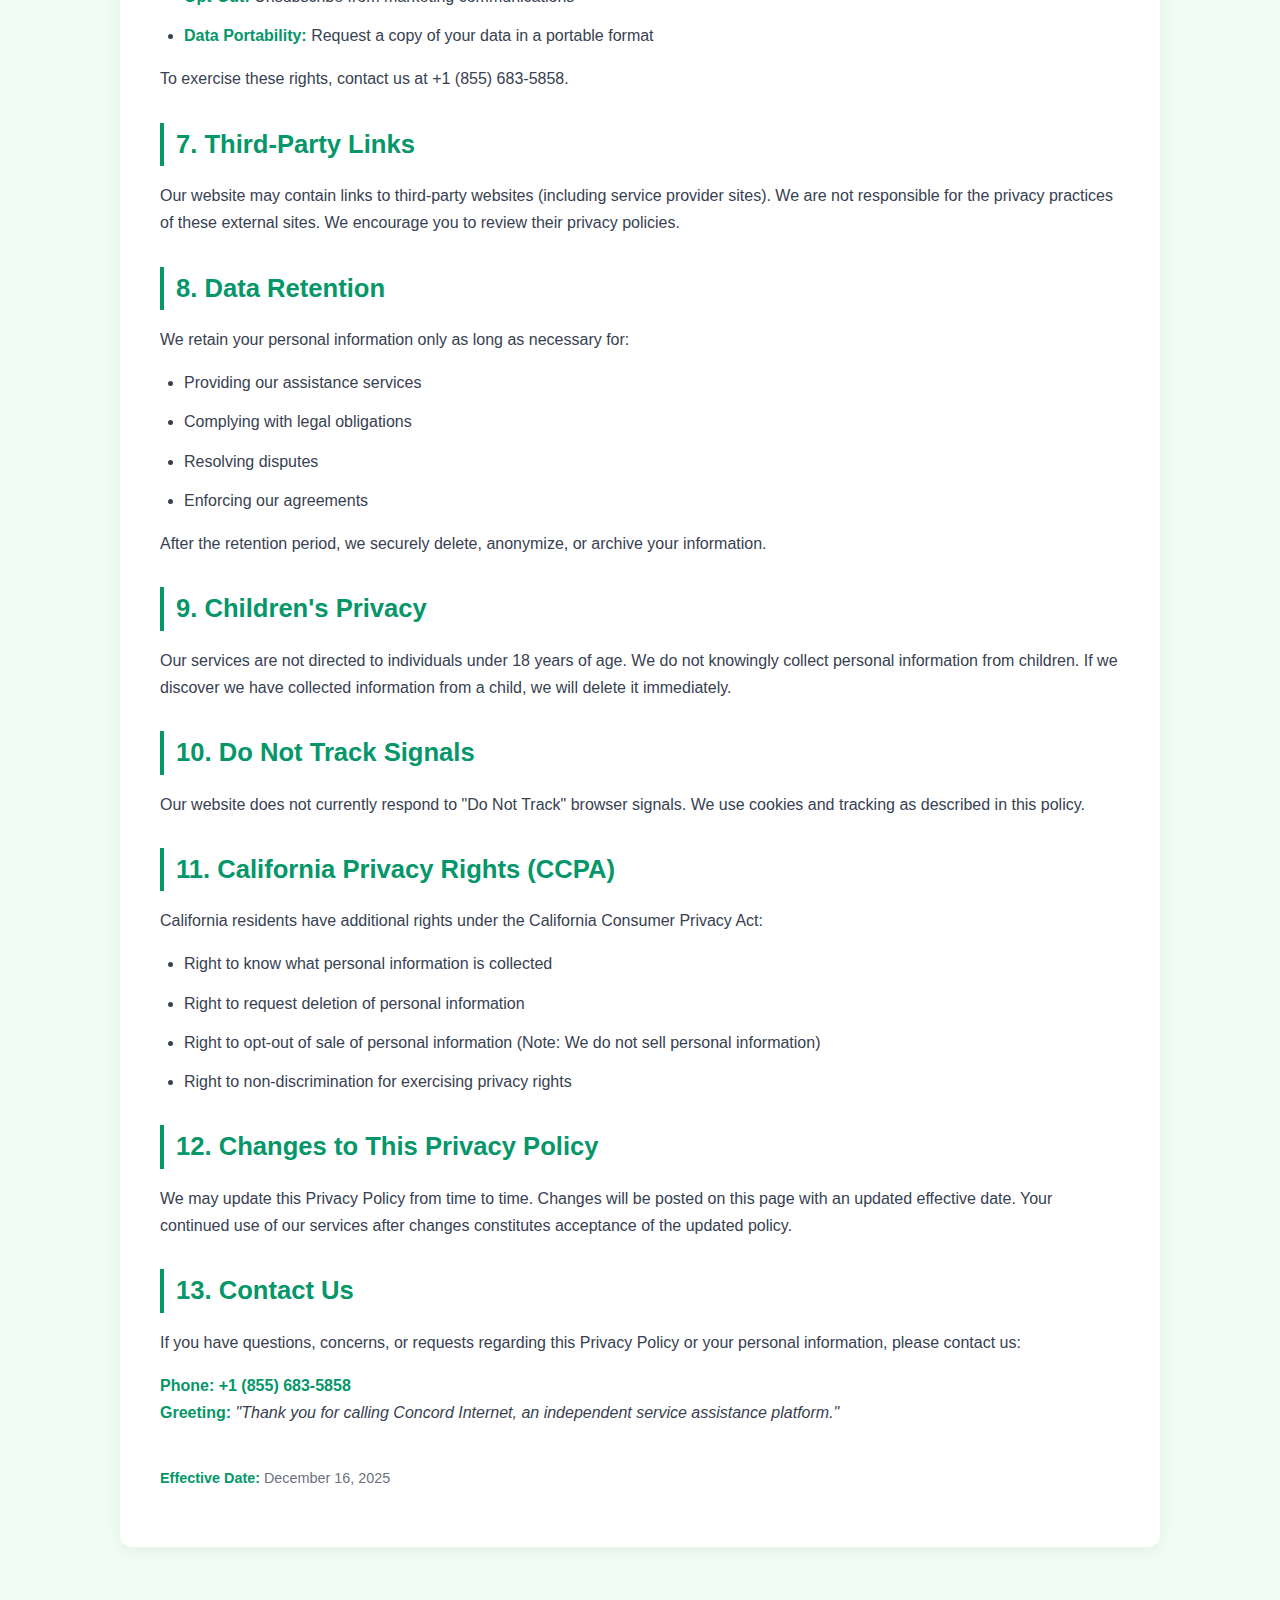
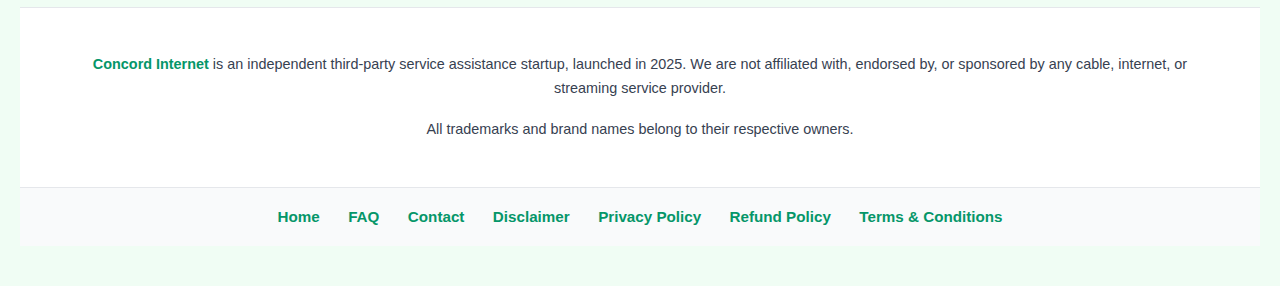
<file: privacy.html>
<!DOCTYPE html>
<html lang="en">
<head>
  <meta charset="UTF-8" />
  <meta name="viewport" content="width=device-width, initial-scale=1.0"/>
  <title>Privacy Policy – Concord Internet</title>
  <style>
    body {
      margin: 0;
      font-family: 'Inter', sans-serif;
      background-color: #f0fdf4;
      color: #222;
      line-height: 1.7;
      padding: 40px 20px;
    }

    header {
      background: #fff;
      padding: 24px 48px;
      display: flex;
      justify-content: space-between;
      align-items: center;
      box-shadow: 0 2px 16px rgba(0,0,0,0.04);
      position: fixed;
      top: 0;
      left: 0;
      right: 0;
      z-index: 1000;
    }

    .logo {
      font-size: 1.5rem;
      font-weight: 700;
      color: #059669;
    }

    nav a {
      color: #059669;
      margin: 0 16px;
      text-decoration: none;
      font-weight: 600;
      border-radius: 6px;
      padding: 6px 12px;
      transition: background 0.2s;
    }

    nav a:hover {
      background: #dcfce7;
    }

    h1, h2 {
      color: #059669;
    }

    h1 {
      font-size: 2.5rem;
      margin-bottom: 20px;
      margin-top: 100px;
    }

    h2 {
      font-size: 1.6rem;
      margin-top: 30px;
      margin-bottom: 12px;
      border-left: 4px solid #059669;
      padding-left: 12px;
    }

    h3 {
      color: #059669;
      font-size: 1.3rem;
      margin-top: 20px;
    }

    ul {
      padding-left: 24px;
      color: #374151;
    }

    ul li {
      margin-bottom: 12px;
    }

    .container {
      max-width: 960px;
      margin: auto;
      background: #fff;
      padding: 40px;
      border-radius: 12px;
      box-shadow: 0 4px 16px rgba(0,0,0,0.06);
    }

    a {
      color: #059669;
      text-decoration: none;
      font-weight: 600;
    }

    a:hover {
      color: #047857;
    }

    p {
      margin-bottom: 16px;
      color: #374151;
    }

    strong {
      color: #059669;
    }

    .highlight-box {
      background: #fef3c7;
      border-left: 4px solid #f59e0b;
      padding: 20px;
      margin: 24px 0;
      border-radius: 6px;
    }

    .highlight-box p {
      margin: 8px 0;
      color: #78350f;
    }

    footer {
      background-color: #fff;
      padding: 30px 40px;
      text-align: center;
      color: #666;
      font-size: 0.9rem;
      border-top: 1px solid #e5e7eb;
      margin-top: 60px;
    }

    footer strong {
      color: #059669;
    }

    .footer-links {
      background-color: #f9fafb;
      text-align: center;
      padding: 15px 10px;
      border-top: 1px solid #e5e7eb;
    }

    .footer-links a {
      color: #059669;
      text-decoration: none;
      margin: 0 12px;
      font-size: 0.95rem;
      transition: color 0.3s ease;
    }

    .footer-links a:hover {
      color: #047857;
    }

    /* Sticky Call Now Button */
    .sticky-call-button {
      position: fixed;
      bottom: 20px;
      right: 20px;
      background-color: #059669;
      color: white;
      text-decoration: none;
      padding: 15px 20px;
      border-radius: 50px;
      font-weight: 600;
      font-size: 1rem;
      box-shadow: 0 4px 12px rgba(5, 150, 105, 0.3);
      z-index: 1000;
      transition: background-color 0.3s, transform 0.3s;
    }

    .sticky-call-button:hover {
      background-color: #047857;
      transform: scale(1.05);
    }

    @media (max-width: 768px) {
      .sticky-call-button {
        bottom: 15px;
        right: 15px;
        padding: 12px 18px;
        font-size: 0.9rem;
      }
    }
  </style>
</head>
<body>
  <!-- Header -->
  <header>
    <div class="logo">Concord Internet</div>
    <nav>
      <a href="index.html">Home</a>
      <a href="faq.html">FAQ</a>
      <a href="contact.html">Contact</a>
    </nav>
  </header>

  <div class="container">
    <h1>Privacy Policy</h1>

    <div class="highlight-box">
      <p><strong>Important:</strong> Concord Internet is an independent third-party service assistance startup. We never request service provider passwords or sensitive account credentials. This privacy policy explains how we handle information collected through our assistance services only.</p>
    </div>

    <p>Concord Internet ("we," "our," or "us") respects your privacy and is committed to protecting your personal information. This Privacy Policy explains how we collect, use, disclose, and safeguard your information when you visit our website or use our assistance services. By accessing our website or using our services, you consent to the practices described in this Privacy Policy.</p>

    <h2>1. Information We Collect</h2>

    <h3>Personal Information You Provide</h3>
    <p>We may collect personal information that you voluntarily provide to us, including:</p>
    <ul>
      <li><strong>Contact Information:</strong> Name, email address, phone number, mailing address</li>
      <li><strong>Service Request Details:</strong> Information about the type of assistance you're seeking</li>
      <li><strong>Communication Data:</strong> Messages, inquiries, and feedback you send to us</li>
      <li><strong>Payment Information:</strong> Billing details necessary to process our assistance service fees (processed securely through payment processors)</li>
    </ul>

    <h3>Information We Do NOT Collect</h3>
    <p><strong>We never request or collect:</strong></p>
    <ul>
      <li>Service provider account passwords</li>
      <li>Social security numbers (except as required for legal compliance)</li>
      <li>Credit card CVV codes beyond initial payment processing</li>
      <li>Provider login credentials</li>
      <li>Sensitive personal information unrelated to our assistance services</li>
    </ul>

    <h3>Automatically Collected Information</h3>
    <p>When you visit our website, we may automatically collect certain technical information:</p>
    <ul>
      <li><strong>Device Information:</strong> IP address, browser type, operating system, device identifiers</li>
      <li><strong>Usage Data:</strong> Pages visited, time spent on pages, links clicked, referring website</li>
      <li><strong>Cookies and Tracking:</strong> Small data files to enhance user experience and analyze website traffic</li>
    </ul>

    <h2>2. How We Use Your Information</h2>
    <p>We use collected information for the following purposes:</p>
    <ul>
      <li><strong>Provide Assistance Services:</strong> Deliver the guidance and support you requested</li>
      <li><strong>Communication:</strong> Respond to your inquiries and provide customer support</li>
      <li><strong>Payment Processing:</strong> Process fees for our assistance services</li>
      <li><strong>Service Improvement:</strong> Analyze usage to improve our website and services</li>
      <li><strong>Legal Compliance:</strong> Comply with applicable laws and regulations</li>
      <li><strong>Fraud Prevention:</strong> Detect and prevent fraudulent activities</li>
    </ul>
    <p><strong>We do NOT:</strong></p>
    <ul>
      <li>Share your information with service providers without your explicit consent</li>
      <li>Sell your personal data to third parties</li>
      <li>Use your information for unauthorized marketing</li>
    </ul>

    <h2>3. Sharing and Disclosure of Information</h2>
    <p>We do not sell, rent, or trade your personal information. We may share information in limited circumstances:</p>
    <ul>
      <li><strong>Service Providers:</strong> Trusted third parties who assist in operating our website and business (payment processors, hosting services) under strict confidentiality agreements</li>
      <li><strong>Legal Requirements:</strong> When required by law, court order, or government request</li>
      <li><strong>Protection of Rights:</strong> To protect our rights, safety, or property, or that of others</li>
      <li><strong>Business Transfers:</strong> In connection with a merger, acquisition, or sale of assets</li>
    </ul>
    <p><strong>Important:</strong> We only share information necessary for our assistance services. We do not have access to or share your service provider account credentials.</p>

    <h2>4. Data Security</h2>
    <p>We implement industry-standard security measures to protect your information:</p>
    <ul>
      <li>Encryption (HTTPS/SSL) for data transmission</li>
      <li>Secure servers and firewalls</li>
      <li>Access controls limiting who can view personal data</li>
      <li>Regular security assessments</li>
    </ul>
    <p>However, no method of transmission over the internet is 100% secure. While we strive to protect your information, we cannot guarantee absolute security.</p>

    <h2>5. Cookies and Tracking Technologies</h2>
    <p>We use cookies and similar technologies to:</p>
    <ul>
      <li><strong>Essential Cookies:</strong> Enable core website functionality</li>
      <li><strong>Analytics Cookies:</strong> Understand how visitors use our site</li>
      <li><strong>Performance Cookies:</strong> Measure and improve website performance</li>
    </ul>
    <p>You can manage cookie preferences through your browser settings. Note that disabling cookies may limit certain website features.</p>

    <h2>6. Your Privacy Rights</h2>
    <p>Depending on your location, you may have the following rights:</p>
    <ul>
      <li><strong>Access:</strong> Request access to personal information we hold about you</li>
      <li><strong>Correction:</strong> Request correction of inaccurate or incomplete information</li>
      <li><strong>Deletion:</strong> Request deletion of your personal information (subject to legal requirements)</li>
      <li><strong>Opt-Out:</strong> Unsubscribe from marketing communications</li>
      <li><strong>Data Portability:</strong> Request a copy of your data in a portable format</li>
    </ul>
    <p>To exercise these rights, contact us at +1 (855) 683-5858.</p>

    <h2>7. Third-Party Links</h2>
    <p>Our website may contain links to third-party websites (including service provider sites). We are not responsible for the privacy practices of these external sites. We encourage you to review their privacy policies.</p>

    <h2>8. Data Retention</h2>
    <p>We retain your personal information only as long as necessary for:</p>
    <ul>
      <li>Providing our assistance services</li>
      <li>Complying with legal obligations</li>
      <li>Resolving disputes</li>
      <li>Enforcing our agreements</li>
    </ul>
    <p>After the retention period, we securely delete, anonymize, or archive your information.</p>

    <h2>9. Children's Privacy</h2>
    <p>Our services are not directed to individuals under 18 years of age. We do not knowingly collect personal information from children. If we discover we have collected information from a child, we will delete it immediately.</p>

    <h2>10. Do Not Track Signals</h2>
    <p>Our website does not currently respond to "Do Not Track" browser signals. We use cookies and tracking as described in this policy.</p>

    <h2>11. California Privacy Rights (CCPA)</h2>
    <p>California residents have additional rights under the California Consumer Privacy Act:</p>
    <ul>
      <li>Right to know what personal information is collected</li>
      <li>Right to request deletion of personal information</li>
      <li>Right to opt-out of sale of personal information (Note: We do not sell personal information)</li>
      <li>Right to non-discrimination for exercising privacy rights</li>
    </ul>

    <h2>12. Changes to This Privacy Policy</h2>
    <p>We may update this Privacy Policy from time to time. Changes will be posted on this page with an updated effective date. Your continued use of our services after changes constitutes acceptance of the updated policy.</p>

    <h2>13. Contact Us</h2>
    <p>If you have questions, concerns, or requests regarding this Privacy Policy or your personal information, please contact us:</p>
    <p>
      <strong>Phone:</strong> <a href="tel:+18556835858">+1 (855) 683-5858</a><br>
      <strong>Greeting:</strong> <em>"Thank you for calling Concord Internet, an independent service assistance platform."</em>
    </p>

    <p style="margin-top: 40px; font-size: 0.9rem; color: #6b7280;">
      <strong>Effective Date:</strong> December 16, 2025
    </p>
  </div>

  <!-- Footer -->
  <footer>
    <p><strong>Concord Internet</strong> is an independent third-party service assistance startup, launched in 2025. We are not affiliated with, endorsed by, or sponsored by any cable, internet, or streaming service provider.</p>
    <p>All trademarks and brand names belong to their respective owners.</p>
  </footer>
  <div class="footer-links">
    <a href="index.html">Home</a>
    <a href="faq.html">FAQ</a>
    <a href="contact.html">Contact</a>
    <a href="disclaimer.html">Disclaimer</a>
    <a href="privacy.html">Privacy Policy</a>
    <a href="refund.html">Refund Policy</a>
    <a href="terms.html">Terms & Conditions</a>
  </div>

  <!-- Sticky Call Now Button -->
  <a href="tel:+18556835858" class="sticky-call-button">📞 Call Now (855) 683-5858</a>
</body>
</html>
</file>
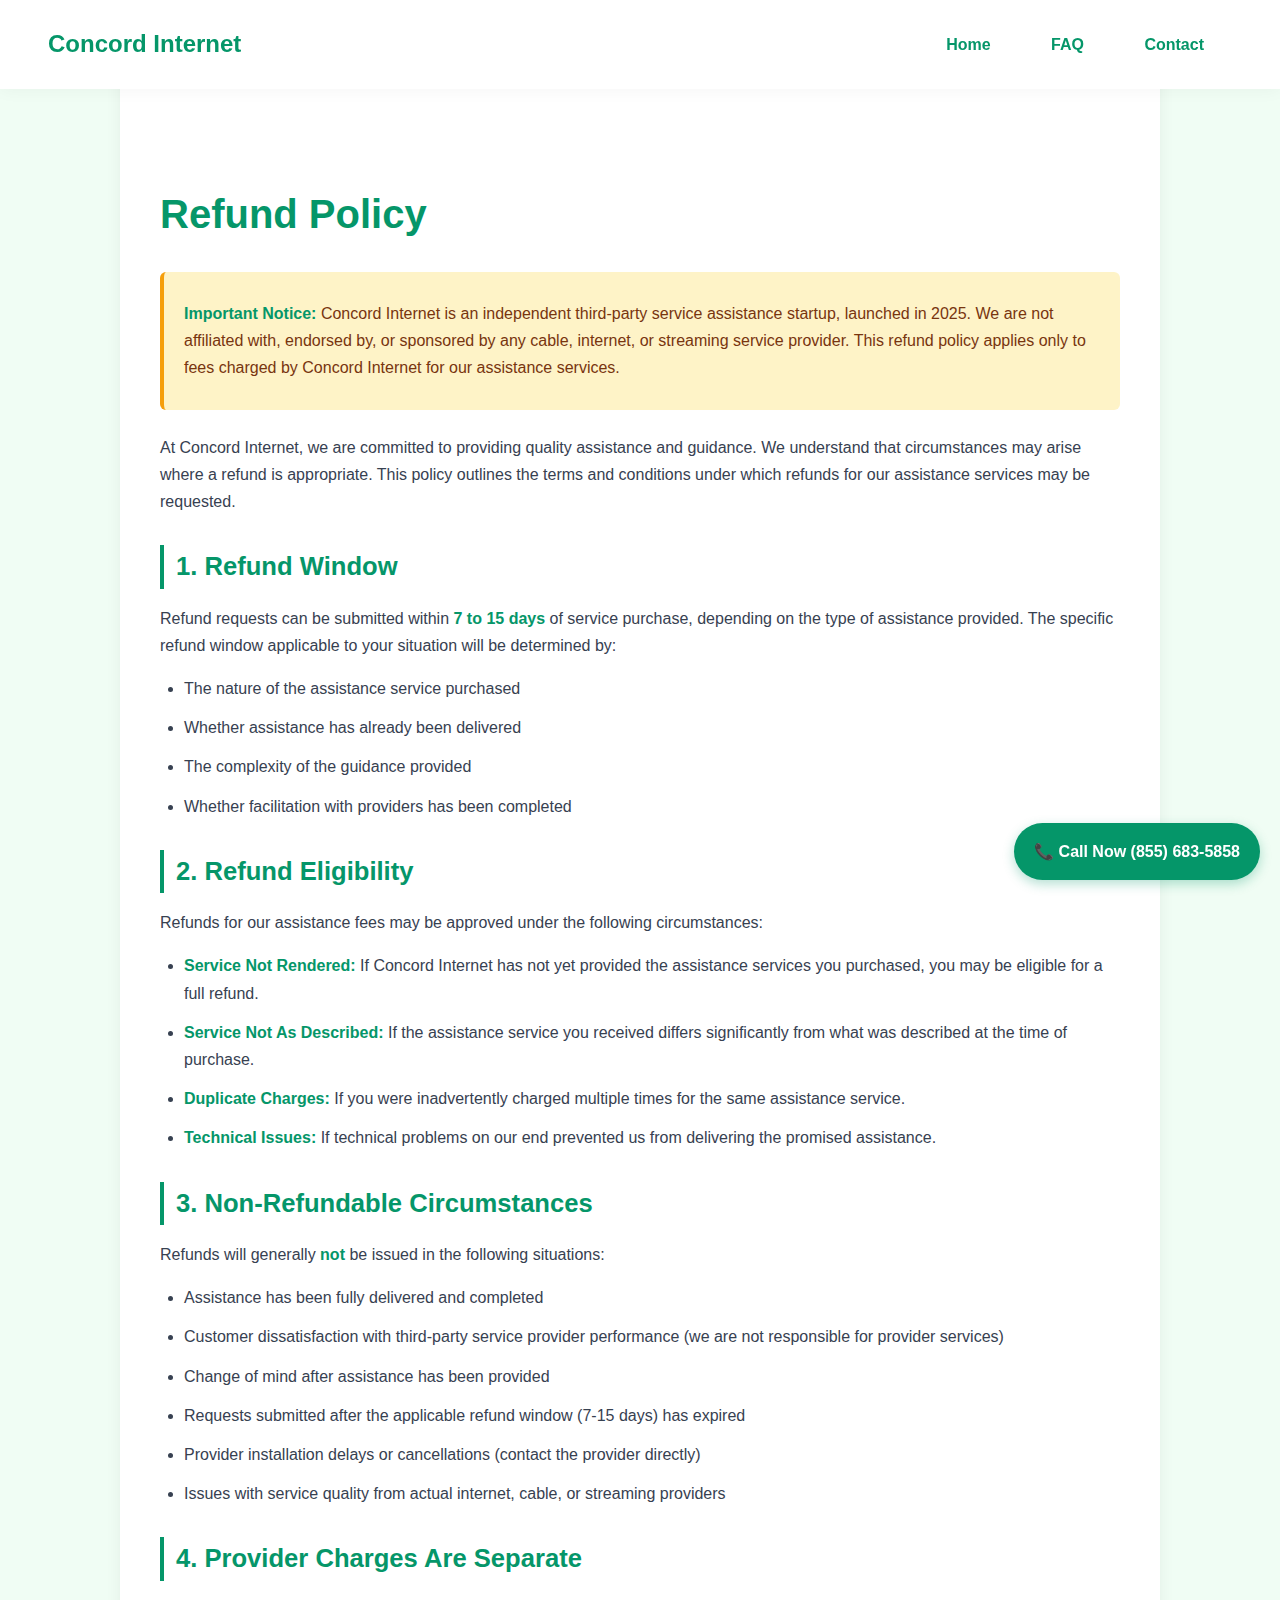
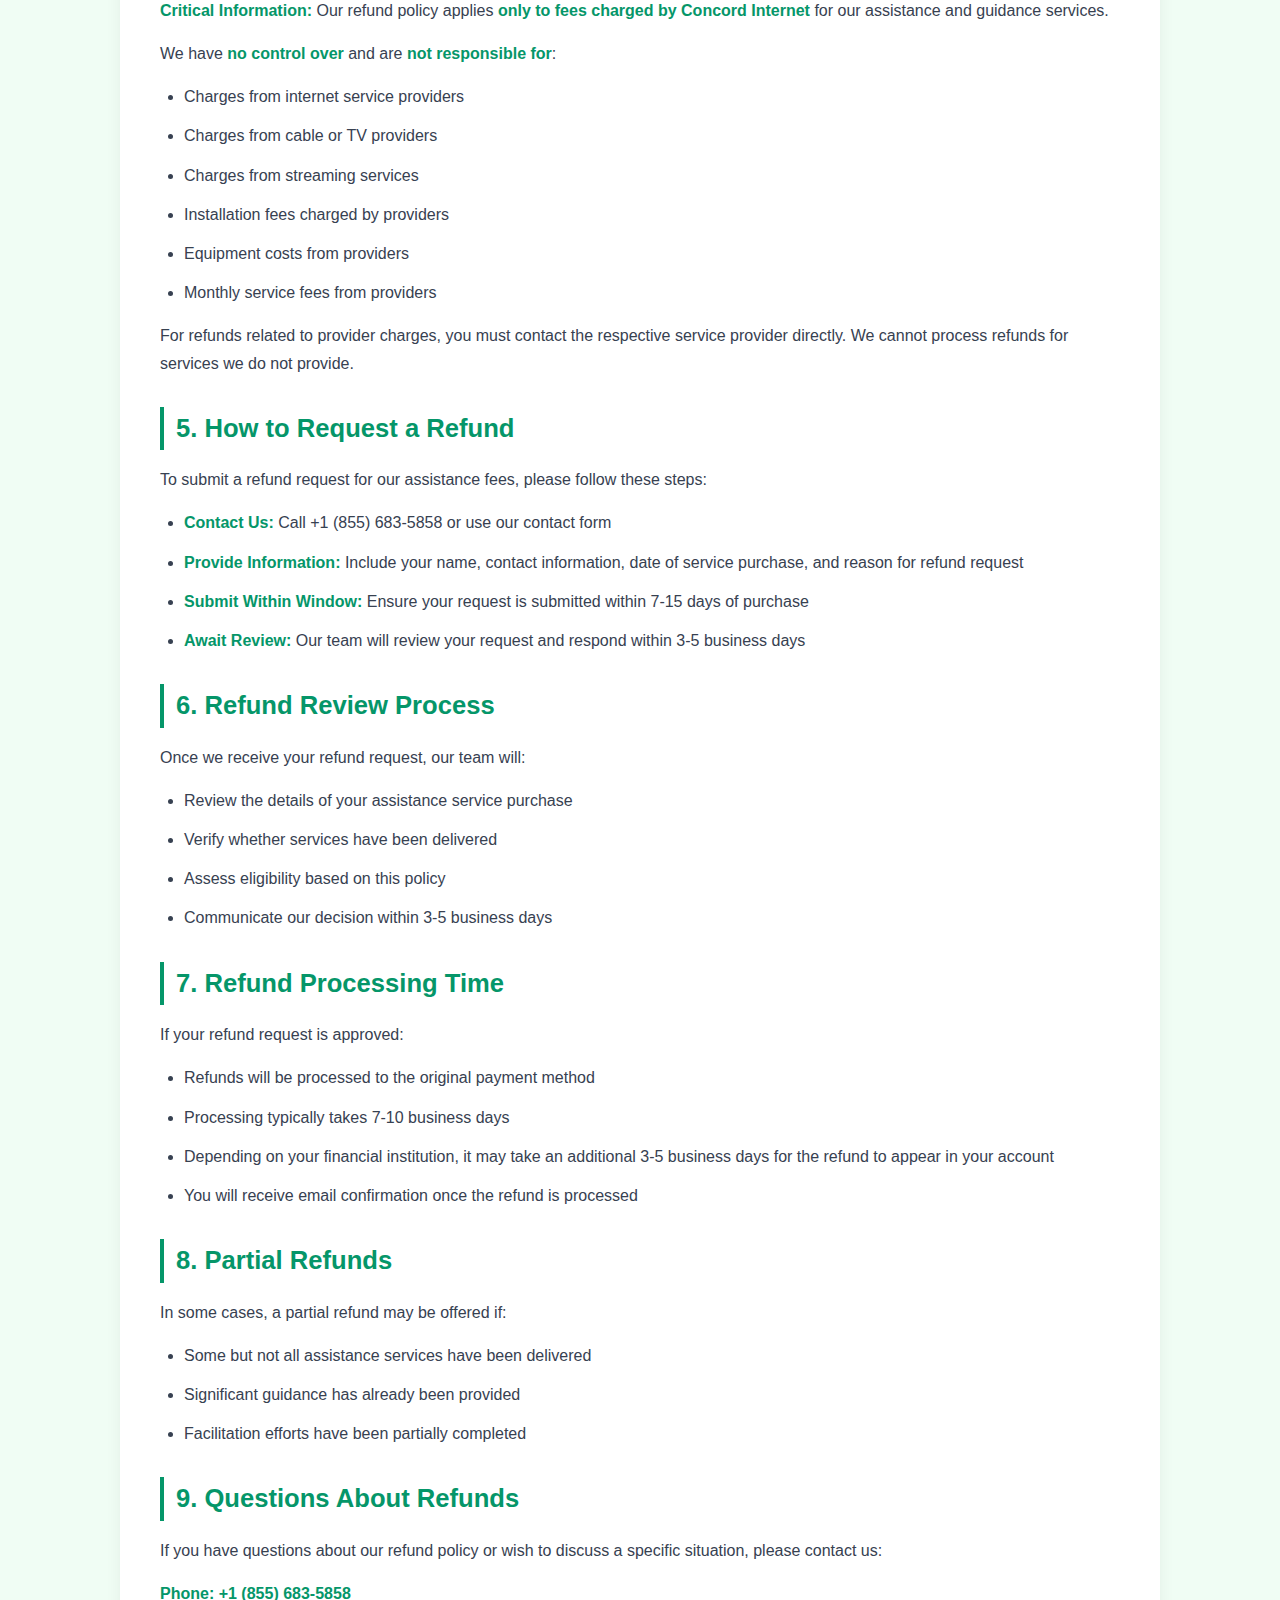
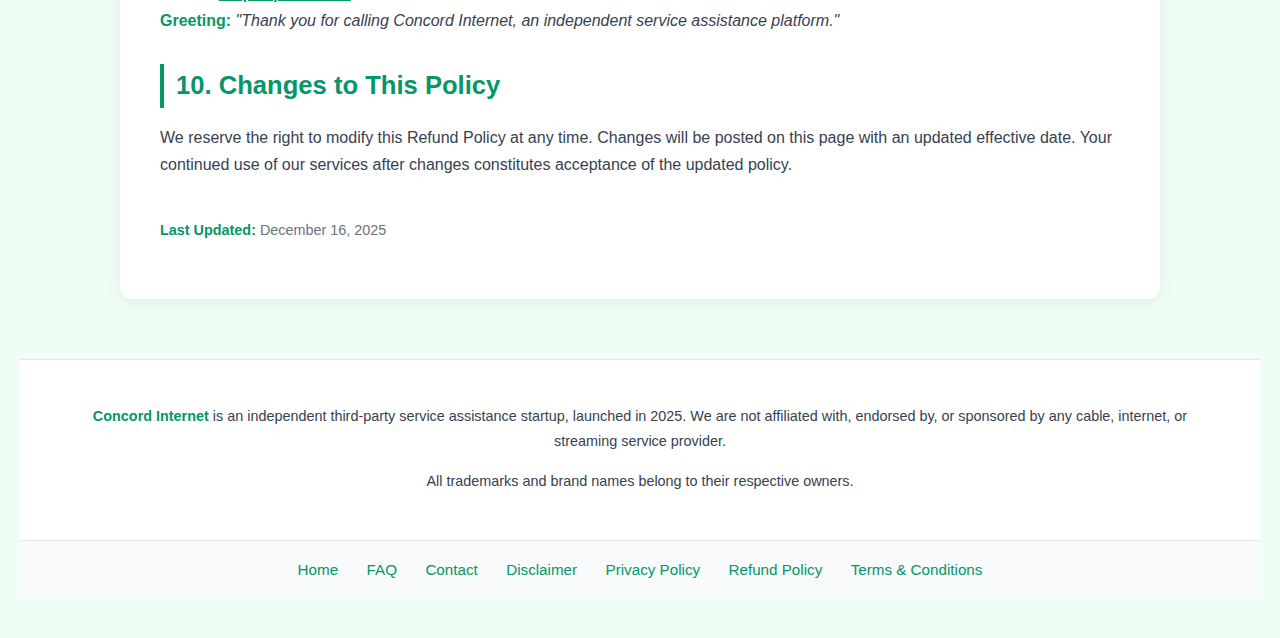
<file: refund.html>
<!DOCTYPE html>
<html lang="en">
<head>
  <meta charset="UTF-8" />
  <meta name="viewport" content="width=device-width, initial-scale=1.0"/>
  <title>Refund Policy – Concord Internet</title>
  <style>
    body {
      margin: 0;
      font-family: 'Inter', sans-serif;
      background-color: #f0fdf4;
      color: #222;
      line-height: 1.7;
      padding: 40px 20px;
    }

    header {
      background: #fff;
      padding: 24px 48px;
      display: flex;
      justify-content: space-between;
      align-items: center;
      box-shadow: 0 2px 16px rgba(0,0,0,0.04);
      position: fixed;
      top: 0;
      left: 0;
      right: 0;
      z-index: 1000;
    }

    .logo {
      font-size: 1.5rem;
      font-weight: 700;
      color: #059669;
    }

    nav a {
      color: #059669;
      margin: 0 16px;
      text-decoration: none;
      font-weight: 600;
      border-radius: 6px;
      padding: 6px 12px;
      transition: background 0.2s;
    }

    nav a:hover {
      background: #dcfce7;
    }

    h1, h2 {
      color: #059669;
    }

    h1 {
      font-size: 2.5rem;
      margin-bottom: 20px;
      margin-top: 100px;
    }

    h2 {
      font-size: 1.6rem;
      margin-top: 30px;
      margin-bottom: 12px;
      border-left: 4px solid #059669;
      padding-left: 12px;
    }

    ul {
      padding-left: 24px;
      color: #374151;
    }

    ul li {
      margin-bottom: 12px;
    }

    .container {
      max-width: 960px;
      margin: auto;
      background: #fff;
      padding: 40px;
      border-radius: 12px;
      box-shadow: 0 4px 16px rgba(0,0,0,0.06);
    }

    p {
      margin-bottom: 16px;
      color: #374151;
    }

    strong {
      color: #059669;
    }

    .highlight-box {
      background: #fef3c7;
      border-left: 4px solid #f59e0b;
      padding: 20px;
      margin: 24px 0;
      border-radius: 6px;
    }

    .highlight-box p {
      margin: 8px 0;
      color: #78350f;
    }

    footer {
      background-color: #fff;
      padding: 30px 40px;
      text-align: center;
      color: #666;
      font-size: 0.9rem;
      border-top: 1px solid #e5e7eb;
      margin-top: 60px;
    }

    footer strong {
      color: #059669;
    }

    .footer-links {
      background-color: #f9fafb;
      text-align: center;
      padding: 15px 10px;
      border-top: 1px solid #e5e7eb;
    }

    .footer-links a {
      color: #059669;
      text-decoration: none;
      margin: 0 12px;
      font-size: 0.95rem;
      transition: color 0.3s ease;
    }

    .footer-links a:hover {
      color: #047857;
    }

    /* Sticky Call Now Button */
    .sticky-call-button {
      position: fixed;
      bottom: 20px;
      right: 20px;
      background-color: #059669;
      color: white;
      text-decoration: none;
      padding: 15px 20px;
      border-radius: 50px;
      font-weight: 600;
      font-size: 1rem;
      box-shadow: 0 4px 12px rgba(5, 150, 105, 0.3);
      z-index: 1000;
      transition: background-color 0.3s, transform 0.3s;
    }

    .sticky-call-button:hover {
      background-color: #047857;
      transform: scale(1.05);
    }

    @media (max-width: 768px) {
      .sticky-call-button {
        bottom: 15px;
        right: 15px;
        padding: 12px 18px;
        font-size: 0.9rem;
      }
    }
  </style>
</head>
<body>
  <!-- Header -->
  <header>
    <div class="logo">Concord Internet</div>
    <nav>
      <a href="index.html">Home</a>
      <a href="faq.html">FAQ</a>
      <a href="contact.html">Contact</a>
    </nav>
  </header>

  <div class="container">
    <h1>Refund Policy</h1>

    <div class="highlight-box">
      <p><strong>Important Notice:</strong> Concord Internet is an independent third-party service assistance startup, launched in 2025. We are not affiliated with, endorsed by, or sponsored by any cable, internet, or streaming service provider. This refund policy applies only to fees charged by Concord Internet for our assistance services.</p>
    </div>

    <p>At Concord Internet, we are committed to providing quality assistance and guidance. We understand that circumstances may arise where a refund is appropriate. This policy outlines the terms and conditions under which refunds for our assistance services may be requested.</p>

    <h2>1. Refund Window</h2>
    <p>
      Refund requests can be submitted within <strong>7 to 15 days</strong> of service purchase, depending on the type of assistance provided. The specific refund window applicable to your situation will be determined by:
    </p>
    <ul>
      <li>The nature of the assistance service purchased</li>
      <li>Whether assistance has already been delivered</li>
      <li>The complexity of the guidance provided</li>
      <li>Whether facilitation with providers has been completed</li>
    </ul>

    <h2>2. Refund Eligibility</h2>
    <p>Refunds for our assistance fees may be approved under the following circumstances:</p>
    <ul>
      <li><strong>Service Not Rendered:</strong> If Concord Internet has not yet provided the assistance services you purchased, you may be eligible for a full refund.</li>
      <li><strong>Service Not As Described:</strong> If the assistance service you received differs significantly from what was described at the time of purchase.</li>
      <li><strong>Duplicate Charges:</strong> If you were inadvertently charged multiple times for the same assistance service.</li>
      <li><strong>Technical Issues:</strong> If technical problems on our end prevented us from delivering the promised assistance.</li>
    </ul>

    <h2>3. Non-Refundable Circumstances</h2>
    <p>Refunds will generally <strong>not</strong> be issued in the following situations:</p>
    <ul>
      <li>Assistance has been fully delivered and completed</li>
      <li>Customer dissatisfaction with third-party service provider performance (we are not responsible for provider services)</li>
      <li>Change of mind after assistance has been provided</li>
      <li>Requests submitted after the applicable refund window (7-15 days) has expired</li>
      <li>Provider installation delays or cancellations (contact the provider directly)</li>
      <li>Issues with service quality from actual internet, cable, or streaming providers</li>
    </ul>

    <h2>4. Provider Charges Are Separate</h2>
    <p>
      <strong>Critical Information:</strong> Our refund policy applies <strong>only to fees charged by Concord Internet</strong> for our assistance and guidance services. 
    </p>
    <p>
      We have <strong>no control over</strong> and are <strong>not responsible for</strong>:
    </p>
    <ul>
      <li>Charges from internet service providers</li>
      <li>Charges from cable or TV providers</li>
      <li>Charges from streaming services</li>
      <li>Installation fees charged by providers</li>
      <li>Equipment costs from providers</li>
      <li>Monthly service fees from providers</li>
    </ul>
    <p>
      For refunds related to provider charges, you must contact the respective service provider directly. We cannot process refunds for services we do not provide.
    </p>

    <h2>5. How to Request a Refund</h2>
    <p>To submit a refund request for our assistance fees, please follow these steps:</p>
    <ul>
      <li><strong>Contact Us:</strong> Call +1 (855) 683-5858 or use our contact form</li>
      <li><strong>Provide Information:</strong> Include your name, contact information, date of service purchase, and reason for refund request</li>
      <li><strong>Submit Within Window:</strong> Ensure your request is submitted within 7-15 days of purchase</li>
      <li><strong>Await Review:</strong> Our team will review your request and respond within 3-5 business days</li>
    </ul>

    <h2>6. Refund Review Process</h2>
    <p>
      Once we receive your refund request, our team will:
    </p>
    <ul>
      <li>Review the details of your assistance service purchase</li>
      <li>Verify whether services have been delivered</li>
      <li>Assess eligibility based on this policy</li>
      <li>Communicate our decision within 3-5 business days</li>
    </ul>

    <h2>7. Refund Processing Time</h2>
    <p>
      If your refund request is approved:
    </p>
    <ul>
      <li>Refunds will be processed to the original payment method</li>
      <li>Processing typically takes 7-10 business days</li>
      <li>Depending on your financial institution, it may take an additional 3-5 business days for the refund to appear in your account</li>
      <li>You will receive email confirmation once the refund is processed</li>
    </ul>

    <h2>8. Partial Refunds</h2>
    <p>
      In some cases, a partial refund may be offered if:
    </p>
    <ul>
      <li>Some but not all assistance services have been delivered</li>
      <li>Significant guidance has already been provided</li>
      <li>Facilitation efforts have been partially completed</li>
    </ul>

    <h2>9. Questions About Refunds</h2>
    <p>
      If you have questions about our refund policy or wish to discuss a specific situation, please contact us:
    </p>
    <p>
      <strong>Phone:</strong> <a href="tel:+18556835858" style="color: #059669; font-weight: 600;">+1 (855) 683-5858</a><br>
      <strong>Greeting:</strong> <em>"Thank you for calling Concord Internet, an independent service assistance platform."</em>
    </p>

    <h2>10. Changes to This Policy</h2>
    <p>
      We reserve the right to modify this Refund Policy at any time. Changes will be posted on this page with an updated effective date. Your continued use of our services after changes constitutes acceptance of the updated policy.
    </p>

    <p style="margin-top: 40px; font-size: 0.9rem; color: #6b7280;">
      <strong>Last Updated:</strong> December 16, 2025
    </p>
  </div>

  <!-- Footer -->
  <footer>
    <p><strong>Concord Internet</strong> is an independent third-party service assistance startup, launched in 2025. We are not affiliated with, endorsed by, or sponsored by any cable, internet, or streaming service provider.</p>
    <p>All trademarks and brand names belong to their respective owners.</p>
  </footer>
  <div class="footer-links">
    <a href="index.html">Home</a>
    <a href="faq.html">FAQ</a>
    <a href="contact.html">Contact</a>
    <a href="disclaimer.html">Disclaimer</a>
    <a href="privacy.html">Privacy Policy</a>
    <a href="refund.html">Refund Policy</a>
    <a href="terms.html">Terms & Conditions</a>
  </div>

  <!-- Sticky Call Now Button -->
  <a href="tel:+18556835858" class="sticky-call-button">📞 Call Now (855) 683-5858</a>
</body>
</html>
</file>
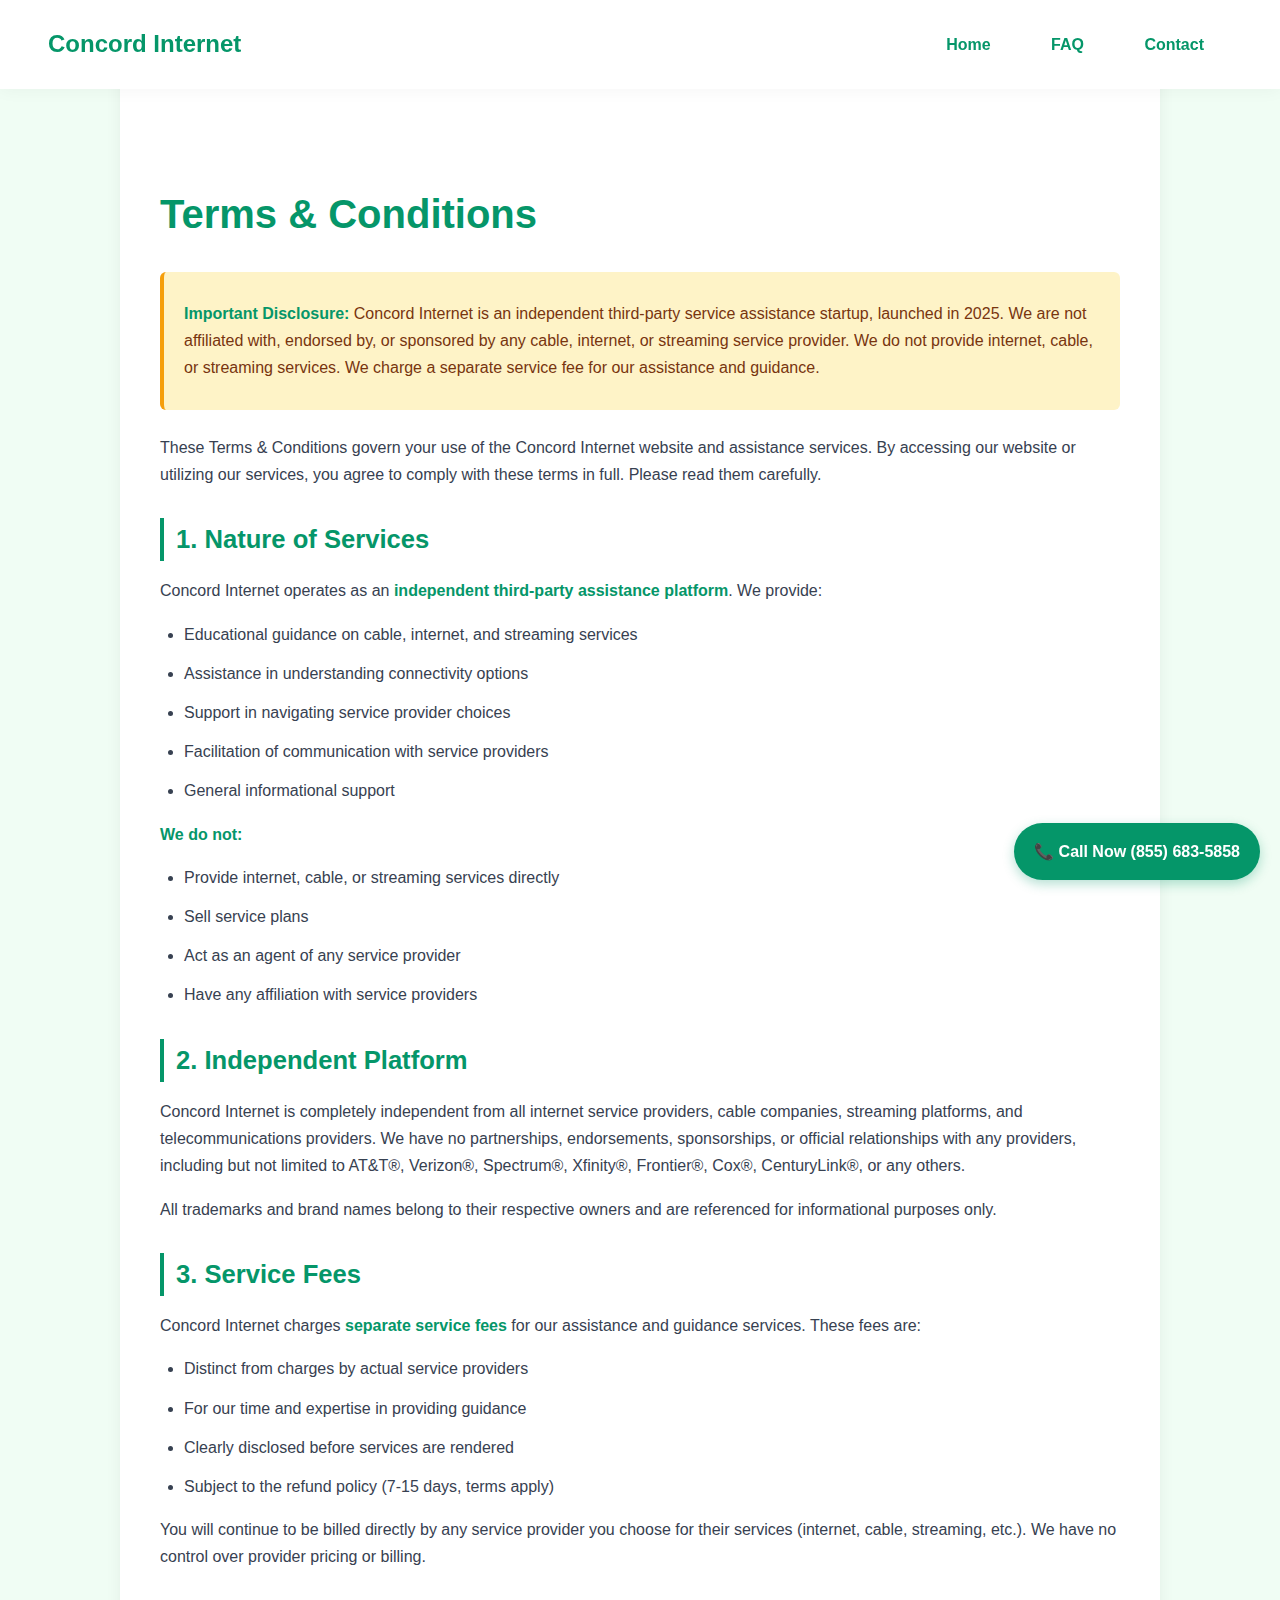
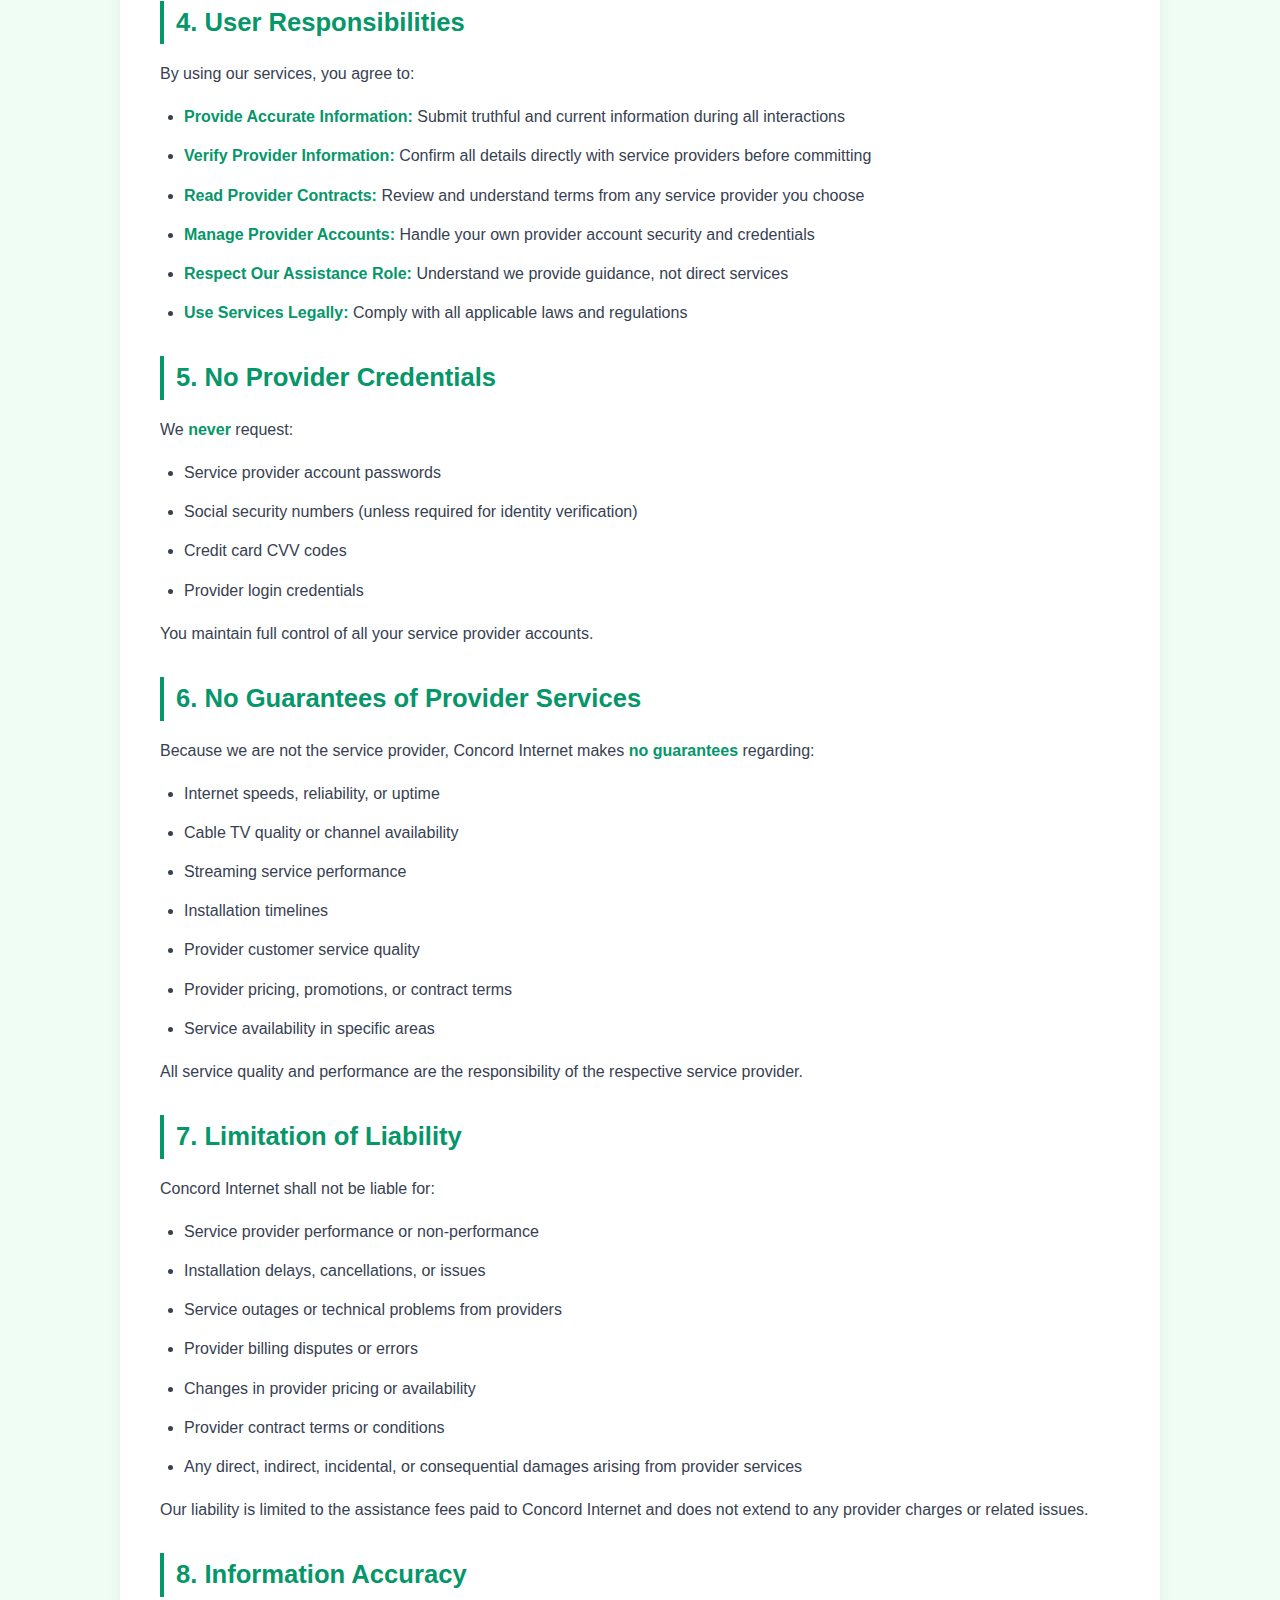
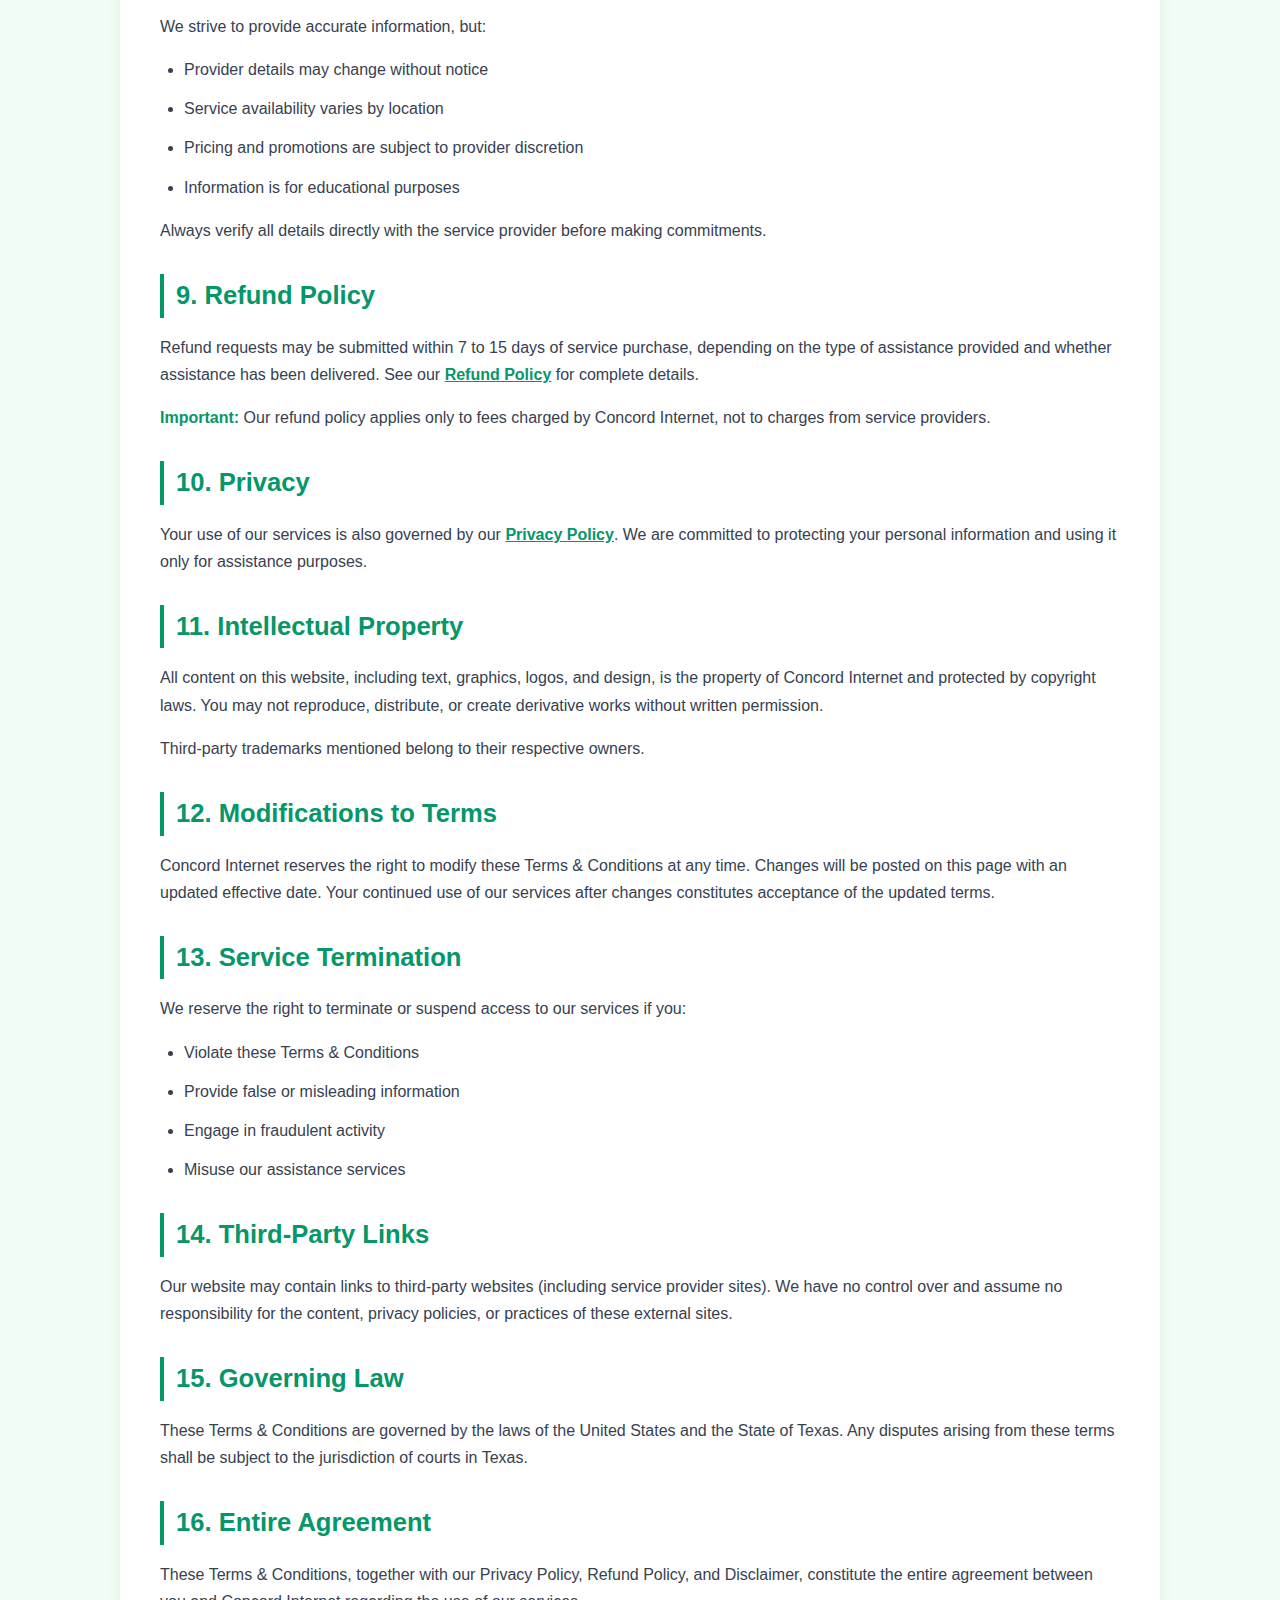
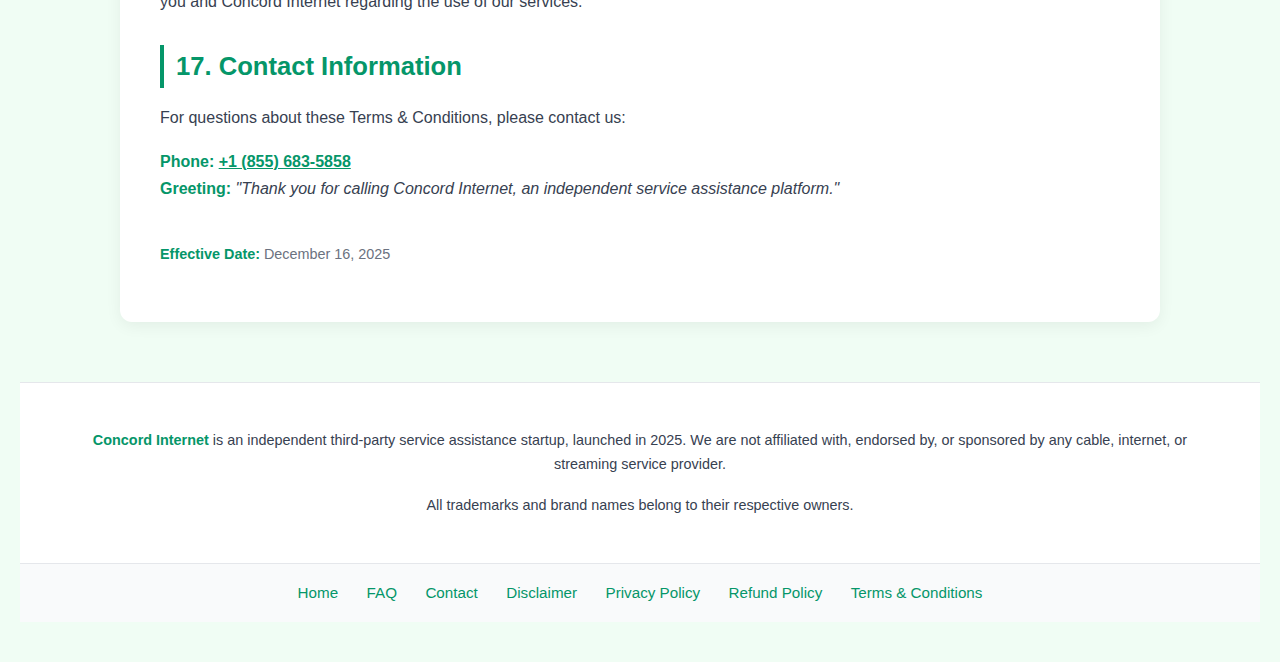
<file: terms.html>
<!DOCTYPE html>
<html lang="en">
<head>
  <meta charset="UTF-8" />
  <meta name="viewport" content="width=device-width, initial-scale=1.0"/>
  <title>Terms & Conditions – Concord Internet</title>
  <style>
    body {
      margin: 0;
      font-family: 'Inter', sans-serif;
      background-color: #f0fdf4;
      color: #222;
      line-height: 1.7;
      padding: 40px 20px;
    }

    header {
      background: #fff;
      padding: 24px 48px;
      display: flex;
      justify-content: space-between;
      align-items: center;
      box-shadow: 0 2px 16px rgba(0,0,0,0.04);
      position: fixed;
      top: 0;
      left: 0;
      right: 0;
      z-index: 1000;
    }

    .logo {
      font-size: 1.5rem;
      font-weight: 700;
      color: #059669;
    }

    nav a {
      color: #059669;
      margin: 0 16px;
      text-decoration: none;
      font-weight: 600;
      border-radius: 6px;
      padding: 6px 12px;
      transition: background 0.2s;
    }

    nav a:hover {
      background: #dcfce7;
    }

    h1, h2 {
      color: #059669;
    }

    h1 {
      font-size: 2.5rem;
      margin-bottom: 20px;
      margin-top: 100px;
    }

    h2 {
      font-size: 1.6rem;
      margin-top: 30px;
      margin-bottom: 12px;
      border-left: 4px solid #059669;
      padding-left: 12px;
    }

    ul {
      padding-left: 24px;
      color: #374151;
    }

    ul li {
      margin-bottom: 12px;
    }

    .container {
      max-width: 960px;
      margin: auto;
      background: #fff;
      padding: 40px;
      border-radius: 12px;
      box-shadow: 0 4px 16px rgba(0,0,0,0.06);
    }

    p {
      margin-bottom: 16px;
      color: #374151;
    }

    strong {
      color: #059669;
    }

    .highlight-box {
      background: #fef3c7;
      border-left: 4px solid #f59e0b;
      padding: 20px;
      margin: 24px 0;
      border-radius: 6px;
    }

    .highlight-box p {
      margin: 8px 0;
      color: #78350f;
    }

    footer {
      background-color: #fff;
      padding: 30px 40px;
      text-align: center;
      color: #666;
      font-size: 0.9rem;
      border-top: 1px solid #e5e7eb;
      margin-top: 60px;
    }

    footer strong {
      color: #059669;
    }

    .footer-links {
      background-color: #f9fafb;
      text-align: center;
      padding: 15px 10px;
      border-top: 1px solid #e5e7eb;
    }

    .footer-links a {
      color: #059669;
      text-decoration: none;
      margin: 0 12px;
      font-size: 0.95rem;
      transition: color 0.3s ease;
    }

    .footer-links a:hover {
      color: #047857;
    }

    /* Sticky Call Now Button */
    .sticky-call-button {
      position: fixed;
      bottom: 20px;
      right: 20px;
      background-color: #059669;
      color: white;
      text-decoration: none;
      padding: 15px 20px;
      border-radius: 50px;
      font-weight: 600;
      font-size: 1rem;
      box-shadow: 0 4px 12px rgba(5, 150, 105, 0.3);
      z-index: 1000;
      transition: background-color 0.3s, transform 0.3s;
    }

    .sticky-call-button:hover {
      background-color: #047857;
      transform: scale(1.05);
    }

    @media (max-width: 768px) {
      .sticky-call-button {
        bottom: 15px;
        right: 15px;
        padding: 12px 18px;
        font-size: 0.9rem;
      }
    }
  </style>
</head>
<body>
  <!-- Header -->
  <header>
    <div class="logo">Concord Internet</div>
    <nav>
      <a href="index.html">Home</a>
      <a href="faq.html">FAQ</a>
      <a href="contact.html">Contact</a>
    </nav>
  </header>

  <div class="container">
    <h1>Terms & Conditions</h1>

    <div class="highlight-box">
      <p><strong>Important Disclosure:</strong> Concord Internet is an independent third-party service assistance startup, launched in 2025. We are not affiliated with, endorsed by, or sponsored by any cable, internet, or streaming service provider. We do not provide internet, cable, or streaming services. We charge a separate service fee for our assistance and guidance.</p>
    </div>

    <p>These Terms & Conditions govern your use of the Concord Internet website and assistance services. By accessing our website or utilizing our services, you agree to comply with these terms in full. Please read them carefully.</p>

    <h2>1. Nature of Services</h2>
    <p>
      Concord Internet operates as an <strong>independent third-party assistance platform</strong>. We provide:
    </p>
    <ul>
      <li>Educational guidance on cable, internet, and streaming services</li>
      <li>Assistance in understanding connectivity options</li>
      <li>Support in navigating service provider choices</li>
      <li>Facilitation of communication with service providers</li>
      <li>General informational support</li>
    </ul>
    <p>
      <strong>We do not:</strong>
    </p>
    <ul>
      <li>Provide internet, cable, or streaming services directly</li>
      <li>Sell service plans</li>
      <li>Act as an agent of any service provider</li>
      <li>Have any affiliation with service providers</li>
    </ul>

    <h2>2. Independent Platform</h2>
    <p>
      Concord Internet is completely independent from all internet service providers, cable companies, streaming platforms, and telecommunications providers. We have no partnerships, endorsements, sponsorships, or official relationships with any providers, including but not limited to AT&T®, Verizon®, Spectrum®, Xfinity®, Frontier®, Cox®, CenturyLink®, or any others.
    </p>
    <p>
      All trademarks and brand names belong to their respective owners and are referenced for informational purposes only.
    </p>

    <h2>3. Service Fees</h2>
    <p>
      Concord Internet charges <strong>separate service fees</strong> for our assistance and guidance services. These fees are:
    </p>
    <ul>
      <li>Distinct from charges by actual service providers</li>
      <li>For our time and expertise in providing guidance</li>
      <li>Clearly disclosed before services are rendered</li>
      <li>Subject to the refund policy (7-15 days, terms apply)</li>
    </ul>
    <p>
      You will continue to be billed directly by any service provider you choose for their services (internet, cable, streaming, etc.). We have no control over provider pricing or billing.
    </p>

    <h2>4. User Responsibilities</h2>
    <p>By using our services, you agree to:</p>
    <ul>
      <li><strong>Provide Accurate Information:</strong> Submit truthful and current information during all interactions</li>
      <li><strong>Verify Provider Information:</strong> Confirm all details directly with service providers before committing</li>
      <li><strong>Read Provider Contracts:</strong> Review and understand terms from any service provider you choose</li>
      <li><strong>Manage Provider Accounts:</strong> Handle your own provider account security and credentials</li>
      <li><strong>Respect Our Assistance Role:</strong> Understand we provide guidance, not direct services</li>
      <li><strong>Use Services Legally:</strong> Comply with all applicable laws and regulations</li>
    </ul>

    <h2>5. No Provider Credentials</h2>
    <p>
      We <strong>never</strong> request:
    </p>
    <ul>
      <li>Service provider account passwords</li>
      <li>Social security numbers (unless required for identity verification)</li>
      <li>Credit card CVV codes</li>
      <li>Provider login credentials</li>
    </ul>
    <p>
      You maintain full control of all your service provider accounts.
    </p>

    <h2>6. No Guarantees of Provider Services</h2>
    <p>
      Because we are not the service provider, Concord Internet makes <strong>no guarantees</strong> regarding:
    </p>
    <ul>
      <li>Internet speeds, reliability, or uptime</li>
      <li>Cable TV quality or channel availability</li>
      <li>Streaming service performance</li>
      <li>Installation timelines</li>
      <li>Provider customer service quality</li>
      <li>Provider pricing, promotions, or contract terms</li>
      <li>Service availability in specific areas</li>
    </ul>
    <p>
      All service quality and performance are the responsibility of the respective service provider.
    </p>

    <h2>7. Limitation of Liability</h2>
    <p>
      Concord Internet shall not be liable for:
    </p>
    <ul>
      <li>Service provider performance or non-performance</li>
      <li>Installation delays, cancellations, or issues</li>
      <li>Service outages or technical problems from providers</li>
      <li>Provider billing disputes or errors</li>
      <li>Changes in provider pricing or availability</li>
      <li>Provider contract terms or conditions</li>
      <li>Any direct, indirect, incidental, or consequential damages arising from provider services</li>
    </ul>
    <p>
      Our liability is limited to the assistance fees paid to Concord Internet and does not extend to any provider charges or related issues.
    </p>

    <h2>8. Information Accuracy</h2>
    <p>
      We strive to provide accurate information, but:
    </p>
    <ul>
      <li>Provider details may change without notice</li>
      <li>Service availability varies by location</li>
      <li>Pricing and promotions are subject to provider discretion</li>
      <li>Information is for educational purposes</li>
    </ul>
    <p>
      Always verify all details directly with the service provider before making commitments.
    </p>

    <h2>9. Refund Policy</h2>
    <p>
      Refund requests may be submitted within 7 to 15 days of service purchase, depending on the type of assistance provided and whether assistance has been delivered. See our <a href="refund.html" style="color: #059669; font-weight: 600;">Refund Policy</a> for complete details.
    </p>
    <p>
      <strong>Important:</strong> Our refund policy applies only to fees charged by Concord Internet, not to charges from service providers.
    </p>

    <h2>10. Privacy</h2>
    <p>
      Your use of our services is also governed by our <a href="privacy.html" style="color: #059669; font-weight: 600;">Privacy Policy</a>. We are committed to protecting your personal information and using it only for assistance purposes.
    </p>

    <h2>11. Intellectual Property</h2>
    <p>
      All content on this website, including text, graphics, logos, and design, is the property of Concord Internet and protected by copyright laws. You may not reproduce, distribute, or create derivative works without written permission.
    </p>
    <p>
      Third-party trademarks mentioned belong to their respective owners.
    </p>

    <h2>12. Modifications to Terms</h2>
    <p>
      Concord Internet reserves the right to modify these Terms & Conditions at any time. Changes will be posted on this page with an updated effective date. Your continued use of our services after changes constitutes acceptance of the updated terms.
    </p>

    <h2>13. Service Termination</h2>
    <p>
      We reserve the right to terminate or suspend access to our services if you:
    </p>
    <ul>
      <li>Violate these Terms & Conditions</li>
      <li>Provide false or misleading information</li>
      <li>Engage in fraudulent activity</li>
      <li>Misuse our assistance services</li>
    </ul>

    <h2>14. Third-Party Links</h2>
    <p>
      Our website may contain links to third-party websites (including service provider sites). We have no control over and assume no responsibility for the content, privacy policies, or practices of these external sites.
    </p>

    <h2>15. Governing Law</h2>
    <p>
      These Terms & Conditions are governed by the laws of the United States and the State of Texas. Any disputes arising from these terms shall be subject to the jurisdiction of courts in Texas.
    </p>

    <h2>16. Entire Agreement</h2>
    <p>
      These Terms & Conditions, together with our Privacy Policy, Refund Policy, and Disclaimer, constitute the entire agreement between you and Concord Internet regarding the use of our services.
    </p>

    <h2>17. Contact Information</h2>
    <p>
      For questions about these Terms & Conditions, please contact us:
    </p>
    <p>
      <strong>Phone:</strong> <a href="tel:+18556835858" style="color: #059669; font-weight: 600;">+1 (855) 683-5858</a><br>
      <strong>Greeting:</strong> <em>"Thank you for calling Concord Internet, an independent service assistance platform."</em>
    </p>

    <p style="margin-top: 40px; font-size: 0.9rem; color: #6b7280;">
      <strong>Effective Date:</strong> December 16, 2025
    </p>
  </div>

  <!-- Footer -->
  <footer>
    <p><strong>Concord Internet</strong> is an independent third-party service assistance startup, launched in 2025. We are not affiliated with, endorsed by, or sponsored by any cable, internet, or streaming service provider.</p>
    <p>All trademarks and brand names belong to their respective owners.</p>
  </footer>
  <div class="footer-links">
    <a href="index.html">Home</a>
    <a href="faq.html">FAQ</a>
    <a href="contact.html">Contact</a>
    <a href="disclaimer.html">Disclaimer</a>
    <a href="privacy.html">Privacy Policy</a>
    <a href="refund.html">Refund Policy</a>
    <a href="terms.html">Terms & Conditions</a>
  </div>

  <!-- Sticky Call Now Button -->
  <a href="tel:+18556835858" class="sticky-call-button">📞 Call Now (855) 683-5858</a>
</body>
</html>
</file>
<file: style.css>
body {
  margin: 0;
  font-family: 'Inter', sans-serif;
  background: #f0fdf4;
  color: #222;
}

/* Disclosure Banner */
.disclosure-banner {
  background: #fef3c7;
  border-bottom: 3px solid #f59e0b;
  padding: 16px 48px;
  text-align: center;
  box-shadow: 0 2px 8px rgba(0,0,0,0.05);
}

.disclosure-content {
  max-width: 1100px;
  margin: 0 auto;
  display: flex;
  align-items: center;
  justify-content: center;
  gap: 12px;
}

.disclosure-content i {
  font-size: 24px;
  color: #f59e0b;
}

.disclosure-banner p {
  margin: 0;
  font-size: 0.95rem;
  color: #78350f;
  line-height: 1.5;
}

.disclosure-banner strong {
  font-weight: 700;
  color: #92400e;
}

header {
  background: #fff;
  padding: 24px 48px;
  display: flex;
  justify-content: space-between;
  align-items: center;
  box-shadow: 0 2px 16px rgba(0,0,0,0.04);
}

.logo {
  font-size: 1.5rem;
  font-weight: 700;
  color: #059669;
  cursor: pointer;
}

nav a {
  color: #059669;
  margin: 0 16px;
  text-decoration: none;
  font-weight: 600;
  border-radius: 6px;
  padding: 6px 12px;
  transition: background 0.2s;
}

nav a:hover {
  background: #dcfce7;
}

nav span {
  color: #059669;
  margin: 0 16px;
  font-weight: 600;
  border-radius: 6px;
  padding: 6px 12px;
  cursor: pointer;
  transition: background 0.2s;
}

nav span:hover {
  background: #dcfce7;
}

.hero {
  position: relative;
  min-height: 70vh;
  background: linear-gradient(120deg, #dcfce7 0%, #f0fdf4 100%);
  display: flex;
  align-items: center;
  justify-content: center;
  color: #222;
  padding: 0 40px;
}

#particles-js {
  display: none;
}

.hero-content-wrapper {
  position: relative;
  z-index: 2;
  display: flex;
  flex-direction: row;
  justify-content: space-between;
  align-items: center;
  width: 100%;
  max-width: 1100px;
}

.hero-text {
  max-width: 600px;
}

.hero-text h1 {
  font-size: 3rem;
  margin-bottom: 18px;
  line-height: 1.2;
  color: #059669;
  font-weight: 800;
}

.hero-text p {
  font-size: 1.3rem;
  margin-bottom: 28px;
  color: #374151;
}

.hero-icon {
  font-size: 110px;
  color: #059669;
  opacity: 0.12;
  margin-left: 40px;
}

.cta-buttons {
  display: flex;
  gap: 16px;
  flex-wrap: wrap;
}

.cta-buttons button {
  background: #059669;
  color: #fff;
  border: none;
  padding: 13px 28px;
  font-weight: 600;
  font-size: 1rem;
  border-radius: 6px;
  cursor: pointer;
  transition: background 0.3s;
}

.cta-buttons button:hover {
  background: #047857;
}

.cta-buttons .secondary-btn {
  background: transparent;
  color: #059669;
  border: 2px solid #059669;
}

.cta-buttons .secondary-btn:hover {
  background: #059669;
  color: #fff;
}
  font-size: 1rem;
  border-radius: 10px;
  cursor: pointer;
  box-shadow: 0 2px 8px rgba(5,150,105,0.08);
  transition: background 0.2s, box-shadow 0.2s;
}

.cta-buttons button:hover {
  background: #047857;
  box-shadow: 0 4px 16px rgba(5,150,105,0.13);
}

.section {
  padding: 64px 20px;
  text-align: center;
  max-width: 1200px;
  margin: auto;
}

.card-grid {
  display: flex;
  flex-wrap: wrap;
  gap: 32px;
  justify-content: center;
}

.card {
  background: #fff;
  padding: 32px 24px;
  border-radius: 18px;
  width: 270px;
  box-shadow: 0 4px 24px rgba(5,150,105,0.06);
  text-align: center;
  transition: transform 0.2s, box-shadow 0.2s;
}

.card i {
  font-size: 32px;
  color: #059669;
  margin-bottom: 14px;
}

.card:hover {
  transform: translateY(-8px) scale(1.03);
  box-shadow: 0 8px 32px rgba(5,150,105,0.13);
}

.highlight-features {
  background: #dcfce7;
  padding: 80px 20px;
  text-align: center;
}

.feature-container {
  display: flex;
  flex-wrap: wrap;
  justify-content: center;
  gap: 40px;
}

.feature-item {
  background: #fff;
  padding: 40px 28px;
  border-radius: 16px;
  width: 320px;
  color: #222;
  box-shadow: 0 4px 24px rgba(5,150,105,0.06);
  transition: transform 0.2s;
}

.feature-item:hover {
  transform: translateY(-8px) scale(1.03);
}

.feature-item i {
  font-size: 44px;
  color: #059669;
  margin-bottom: 18px;
}

.testimonials {
  background: #f0fdf4;
  padding: 80px 20px;
  color: #222;
  text-align: center;
}

.testimonial-container {
  display: flex;
  flex-wrap: wrap;
  justify-content: center;
  gap: 32px;
  margin-top: 40px;
}

.testimonial-card {
  background: #fff;
  border-radius: 16px;
  padding: 32px 24px;
  max-width: 340px;
  box-shadow: 0 4px 24px rgba(5,150,105,0.06);
  text-align: left;
  transition: transform 0.2s;
}

.testimonial-card:hover {
  transform: translateY(-8px) scale(1.03);
}

.quote-icon {
  font-size: 28px;
  color: #059669;
  margin-bottom: 18px;
}

.testimonial-card p {
  font-size: 1.05rem;
  color: #374151;
  line-height: 1.6;
  margin-bottom: 22px;
}

.testimonial-user {
  display: flex;
  align-items: center;
  gap: 14px;
}

.testimonial-user img {
  width: 52px;
  height: 52px;
  border-radius: 50%;
  object-fit: cover;
}

.testimonial-user strong {
  color: #059669;
  font-size: 1.05rem;
}

.testimonial-user span {
  color: #888;
  font-size: 0.98rem;
}

.faq-section {
  background: #dcfce7;
  padding: 80px 20px;
  font-family: 'Inter', sans-serif;
  color: #222;
}

.faq-container {
  max-width: 800px;
  margin: 0 auto;
}

.faq-title {
  font-size: 2.3rem;
  font-weight: 800;
  color: #059669;
  margin-bottom: 40px;
  text-align: center;
}

.faq-item {
  border-bottom: 1px solid #bbf7d0;
  padding: 22px 0;
}

.faq-question {
  background: none;
  border: none;
  font-size: 1.13rem;
  font-weight: 700;
  color: #222;
  width: 100%;
  text-align: left;
  display: flex;
  justify-content: space-between;
  align-items: center;
  cursor: pointer;
  transition: color 0.2s;
}

.faq-question:hover {
  color: #059669;
}

.faq-question .icon {
  font-size: 1.5rem;
  color: #059669;
  transition: transform 0.2s;
}

.faq-answer {
  max-height: 0;
  overflow: hidden;
  opacity: 0;
  transition: all 0.4s;
  padding-left: 5px;
}

.faq-answer.open {
  max-height: 300px;
  opacity: 1;
  padding-top: 10px;
}

.faq-answer p {
  font-size: 1rem;
  color: #374151;
  line-height: 1.6;
}

.disclaimer-section {
  background-color: #f0fdf4;
  padding: 80px 20px;
  text-align: center;
  color: #374151;
  font-family: 'Inter', sans-serif;
}

.disclaimer-container {
  max-width: 900px;
  margin: auto;
}

.disclaimer-title {
  font-size: 2rem;
  font-weight: 700;
  color: #059669;
  margin-bottom: 25px;
}

.disclaimer-section p {
  font-size: 1rem;
  line-height: 1.7;
  color: #374151;
  margin-bottom: 15px;
}

.contact-us-section {
  background-color: #dcfce7;
  padding: 80px 20px;
  font-family: 'Inter', sans-serif;
  color: #222;
}

.section-title {
  text-align: center;
  font-size: 2.3rem;
  margin-bottom: 50px;
  color: #059669;
  font-weight: 800;
}

.contact-container {
  display: flex;
  flex-wrap: wrap;
  justify-content: space-between;
  gap: 40px;
  max-width: 1100px;
  margin: auto;
}

.contact-form-left,
.contact-info-right {
  flex: 1;
  min-width: 280px;
}

.contact-form-left h3,
.contact-info-right h3 {
  color: #059669;
  margin-bottom: 20px;
  font-size: 1.2rem;
}

.contact-form {
  display: flex;
  flex-direction: column;
}

.contact-form input,
.contact-form textarea {
  padding: 13px;
  margin-bottom: 16px;
  border: 1px solid #bbf7d0;
  background-color: #fff;
  color: #222;
  border-radius: 7px;
  font-size: 1rem;
}

.contact-form textarea {
  height: 120px;
  resize: vertical;
}

.contact-form button {
  background-color: #059669;
  color: #fff;
  border: none;
  padding: 13px;
  font-weight: 600;
  border-radius: 7px;
  cursor: pointer;
  transition: background 0.2s;
}

.contact-form button:hover {
  background-color: #047857;
}

.contact-info-right p {
  color: #374151;
  font-size: 1rem;
  margin-bottom: 10px;
}

.contact-info-right strong {
  color: #059669;
  font-weight: 700;
  display: inline-block;
  margin-top: 15px;
}

.call-button {
  display: inline-block;
  background-color: #059669;
  color: #fff;
  text-align: center;
  text-decoration: none;
  padding: 13px 26px;
  font-weight: 600;
  border-radius: 8px;
  margin-top: 10px;
  transition: background 0.2s;
}

.call-button:hover {
  background-color: #047857;
}

footer {
  background-color: #dcfce7;
  padding: 24px 40px;
  text-align: center;
  color: #374151;
  font-size: 1rem;
  border-top: 1px solid #bbf7d0;
}

.footer-links {
  background-color: #dcfce7;
  text-align: center;
  padding: 16px 10px;
  border-top: 1px solid #bbf7d0;
}

.footer-links a {
  color: #059669;
  text-decoration: none;
  margin: 0 14px;
  font-size: 1rem;
  transition: color 0.2s;
}

.footer-links a:hover {
  color: #047857;
}

.footer-links span {
  color: #059669;
  margin: 0 14px;
  font-size: 1rem;
  cursor: pointer;
  transition: color 0.2s;
}

.footer-links span:hover {
  color: #047857;
}

/* Responsive */
@media (max-width: 900px) {
  .hero-content-wrapper,
  .contact-container,
  .feature-container,
  .card-grid,
  .testimonial-container {
    flex-direction: column;
    align-items: center;
  }
  .hero-icon {
    margin: 32px 0 0 0;
  }
}

/* Sticky Call Now Button */
.sticky-call-button {
  position: fixed;
  bottom: 20px;
  right: 20px;
  background-color: #059669;
  color: white;
  text-decoration: none;
  padding: 15px 20px;
  border-radius: 50px;
  font-weight: 600;
  font-size: 1rem;
  box-shadow: 0 4px 12px rgba(5, 150, 105, 0.3);
  z-index: 1000;
  transition: background-color 0.3s, transform 0.3s;
}

.sticky-call-button:hover {
  background-color: #047857;
  transform: scale(1.05);
}

@media (max-width: 768px) {
  .sticky-call-button {
    bottom: 15px;
    right: 15px;
    padding: 12px 18px;
    font-size: 0.9rem;
  }
}
</file>
